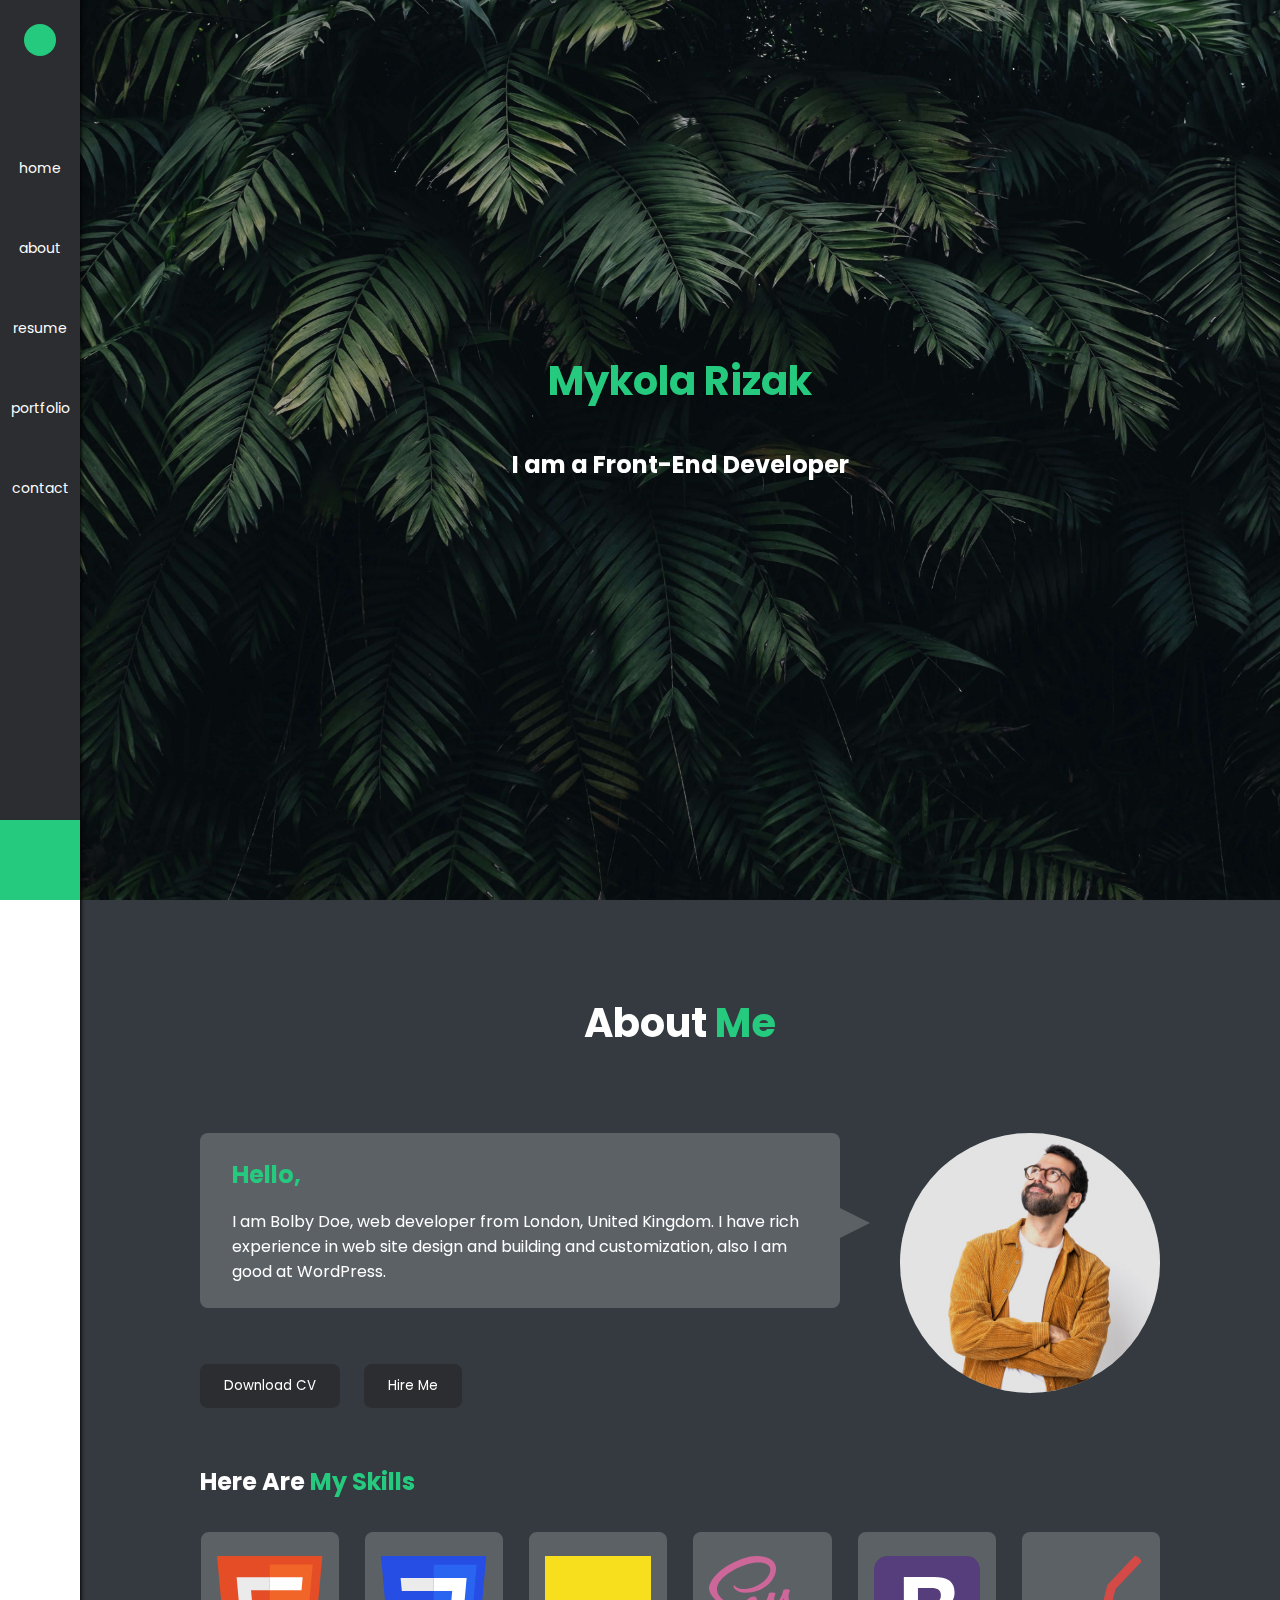
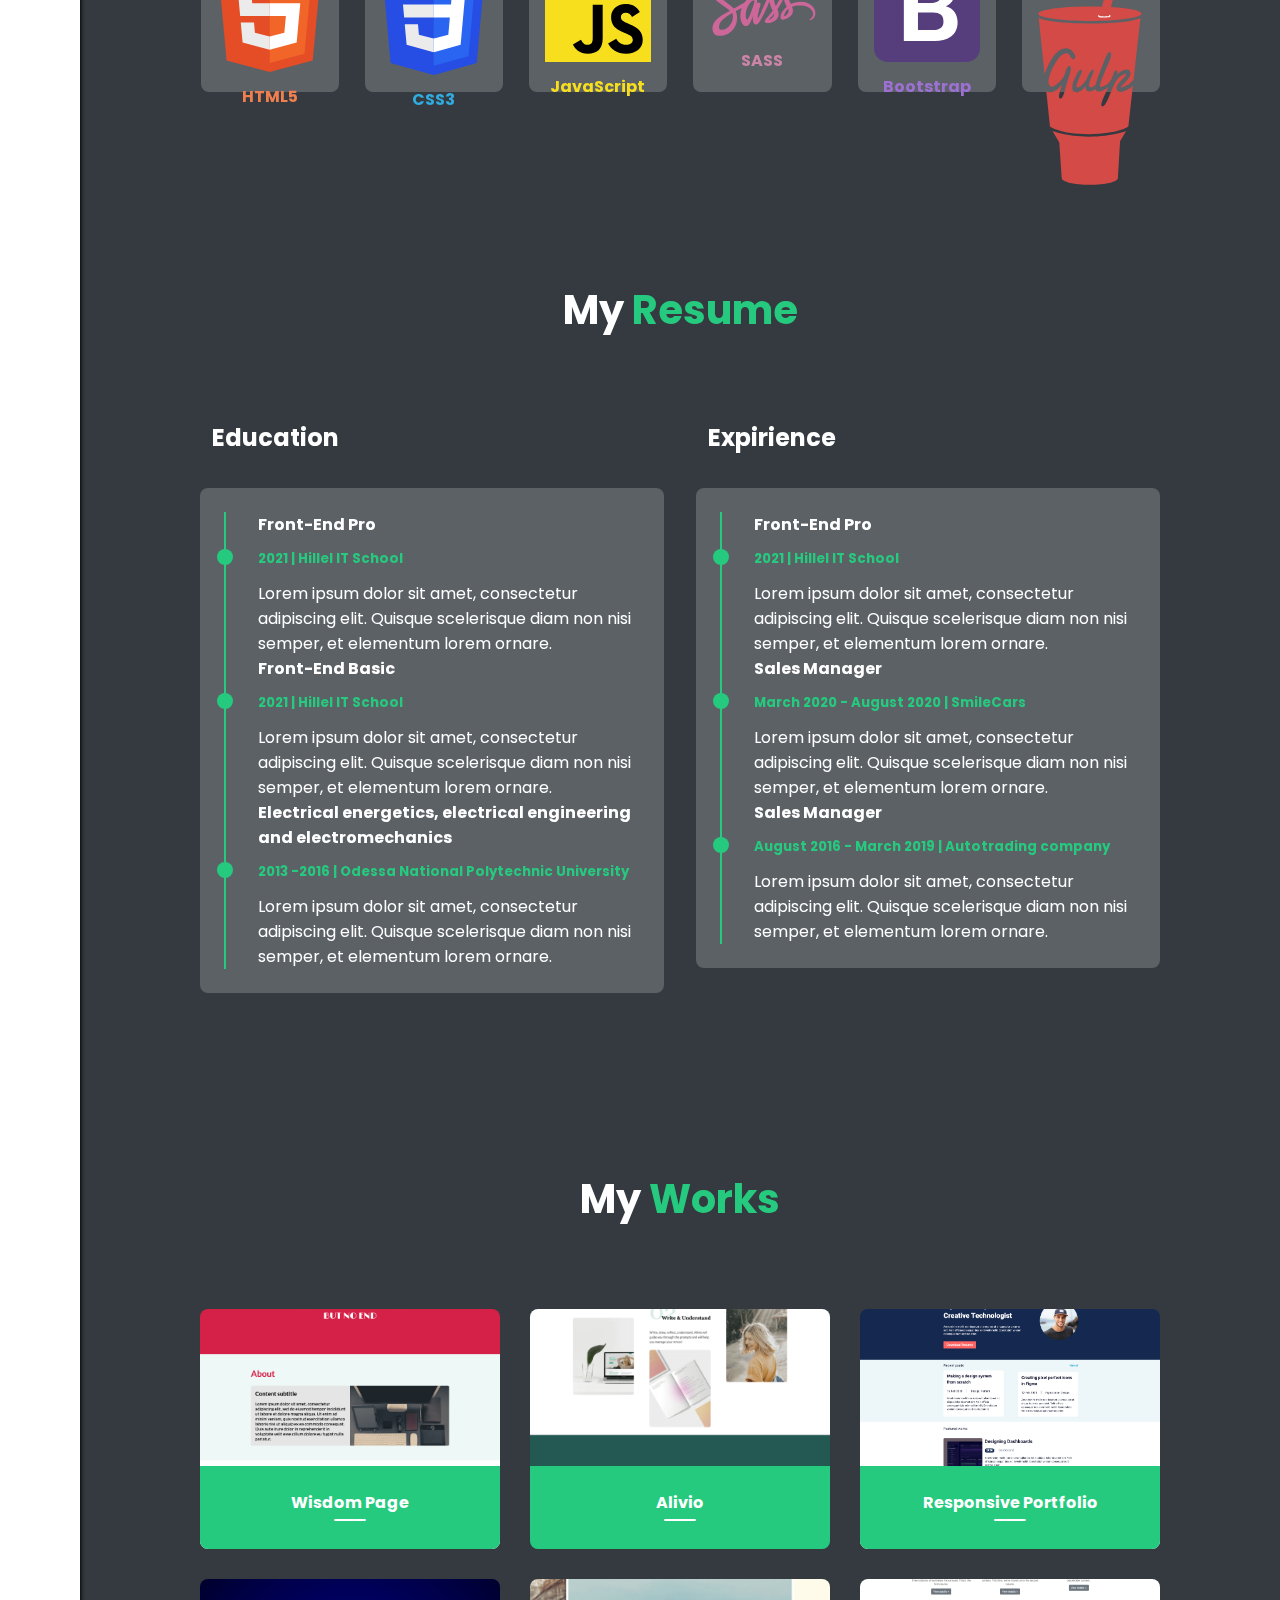
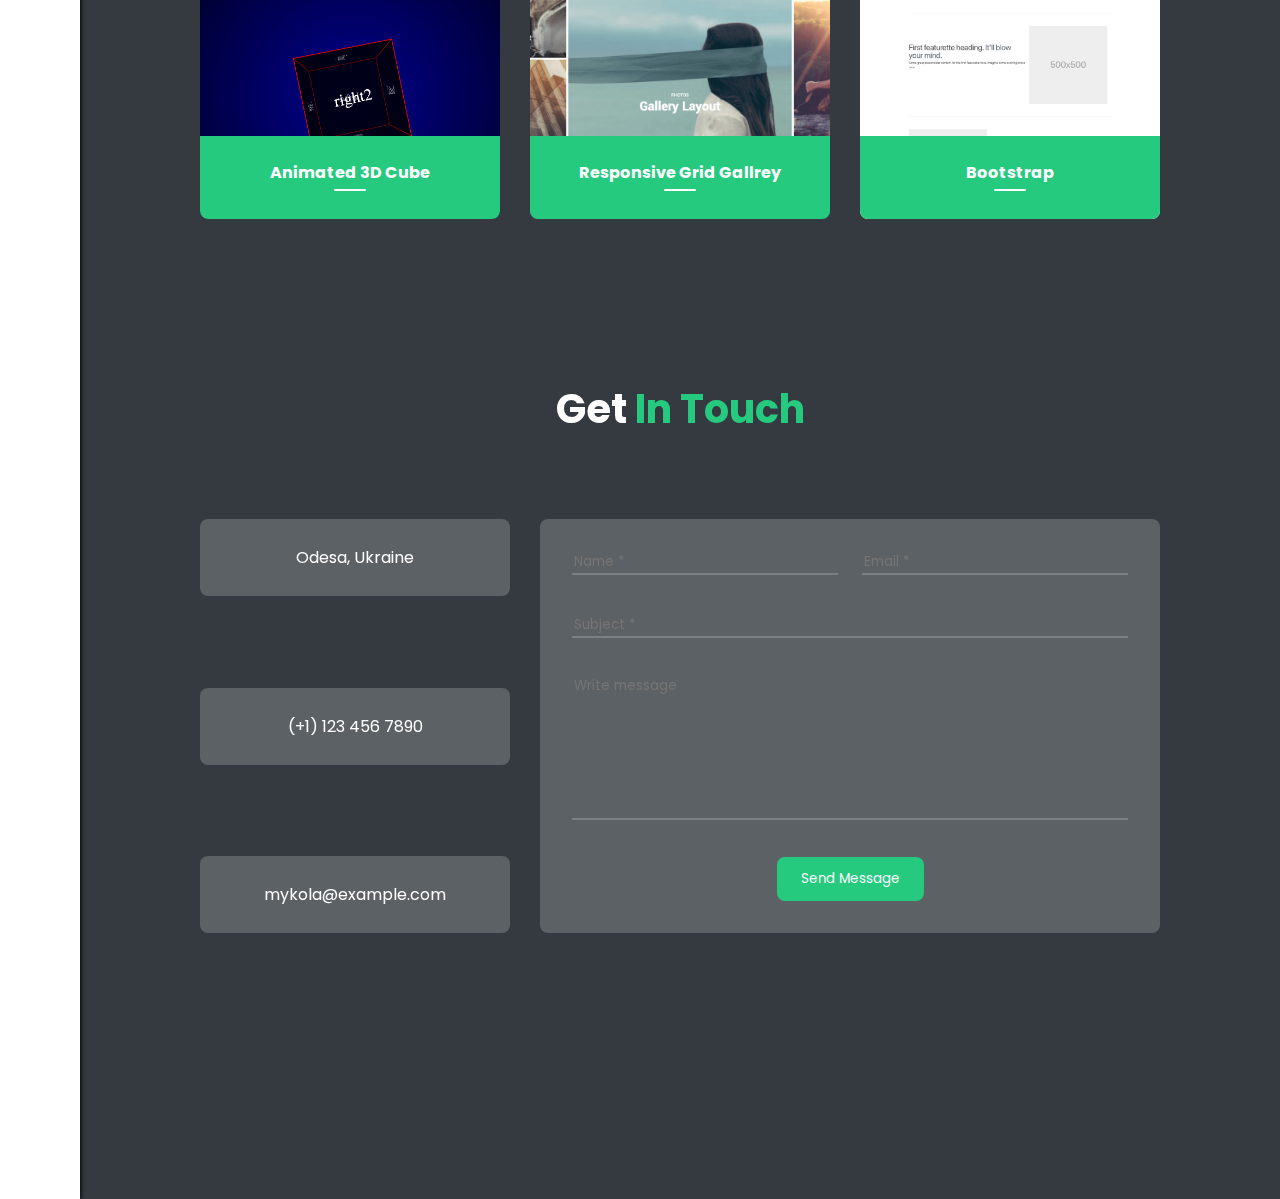
<file: index.html>
<!DOCTYPE html>
<html lang="en">
  <head>
    <meta charset="UTF-8" />
    <meta name="viewport" content="width=device-width, initial-scale=1.0" />
    <title>Rizak Portfolio</title>
    <link
      rel="stylesheet"
      href="https://cdnjs.cloudflare.com/ajax/libs/font-awesome/5.15.3/css/all.min.css"
      integrity="sha512-iBBXm8fW90+nuLcSKlbmrPcLa0OT92xO1BIsZ+ywDWZCvqsWgccV3gFoRBv0z+8dLJgyAHIhR35VZc2oM/gI1w=="
      crossorigin="anonymous"
      referrerpolicy="no-referrer"
    />
    <link rel="stylesheet" href="styles/style.css" />
  </head>
  <body>
    <div class="grid">
      <input type="checkbox" id="sidebar-trigger" />

      <!-- Sidebar Navigation -->

      <aside class="sidebar">
        <nav class="navbar">
          <a href="#" class="aside-logo"></a>
          <ul class="navbar-list">
            <li class="navbar-item">
              <a href="#hero" class="fas fa-home"><span>home</span></a>
            </li>
            <li class="navbar-item">
              <a href="#about" class="fas fa-user"><span>about</span></a>
            </li>
            <li class="navbar-item">
              <a href="#resume" class="fas fa-id-card"><span>resume</span></a>
            </li>
            <li class="navbar-item">
              <a href="#portfolio" class="fas fa-briefcase"><span>portfolio</span></a>
            </li>
            <li class="navbar-item">
              <a href="#contact" class="fas fa-envelope"><span>contact</span></a>
            </li>
          </ul>
          <a href="#" class="fas fa-chevron-up to-top"></a>
        </nav>

        <label class="fas fa-bars mobile-menu" for="sidebar-trigger"></label>
      </aside>

      <main>
        <!-- Hero Section -->

        <section id="hero" class="hero-section">
          <div class="container">
            <h1 class="main-title">Mykola Rizak</h1>
            <p class="my-post-title">
              <span>I</span>&nbsp;<span>a</span><span>m</span>&nbsp;<span>a</span>&nbsp;<span>F</span><span>r</span><span>o</span><span>n</span><span>t</span><span>-</span><span>E</span><span>n</span><span>d</span>&nbsp;<span>D</span><span>e</span><span>v</span><span>e</span><span>l</span><span>o</span><span>p</span><span>e</span><span>r</span>
            </p>
            <ul class="social-list">
              <li class="social-list-item">
                <a href="https://www.facebook.com/" class="fab fa-facebook-f" target="_blank"></a>
              </li>
              <li class="social-list-item">
                <a href="https://github.com/" class="fab fa-github" target="_blank"></a></li>
              <li class="social-list-item">
                <a href="https://www.linkedin.com/in/nikolay-rizak/" class="fab fa-linkedin-in" target="_blank"></a>
              </li>
            </ul>
          </div>
        </section>

        <!-- About Me Section -->

        <section id="about" class="about-section">
          <div class="container">
            <h2 class="section-title"><span>About</span>&nbsp;Me</h2>
            <div class="about-content">
              <div class="about-description">
                <p class="about-description-text">
                  <span>Hello,</span>
                  I am Bolby Doe, web developer from London, United Kingdom. I
                  have rich experience in web site design and building and
                  customization, also I am good at WordPress.
                </p>
                <ul>
                  <li>
                    <button class="about-section-button">Download CV</button>
                  </li>
                  <li>
                    <button class="about-section-button">Hire Me</button>
                  </li>
                </ul>
              </div>
              <div class="about-avatar">
                <img src="Pictures/user-pic.jpeg" alt="my-avatar" />
              </div>
            </div>
            <div class="about-skills">
              <h3 class="section-subtitle">Here Are <span>My Skills</span></h3>
              <ul class="about-skills-list">
                <li class="about-skills-item">
                  <a href="http://htmlbook.ru/html5" target=_blank>
                    <img
                      class="about-skills-img"
                      src="Pictures/skills-logo-html.svg"
                    />
                    <h4>HTML5</h4>
                  </a>
                </li>
                <li class="about-skills-item">
                  <a href="http://htmlbook.ru/css3" target=_blank>
                    <img
                      class="about-skills-img"
                      src="Pictures/skills-logo-css.svg"
                    />
                    <h4>CSS3</h4>
                  </a>
                </li>
                <li class="about-skills-item">
                  <a href="https://learn.javascript.ru/" target=_blank>
                    <img
                      class="about-skills-img"
                      src="Pictures/skills-logo-js.svg"
                    />
                    <h4>JavaScript</h4>
                  </a>
                </li>
                <li class="about-skills-item">
                  <a href="https://sass-scss.ru/guide/" target=_blank>
                    <img
                      class="about-skills-img"
                      src="Pictures/skills-logo-sass.svg"
                    />
                    <h4>SASS</h4>
                  </a>
                </li>
                <li class="about-skills-item">
                  <a href="https://getbootstrap.com/" target=_blank>
                    <img
                      class="about-skills-img"
                      src="Pictures/skills-logo-bootstrap.svg"
                    />
                    <h4>Bootstrap</h4>
                  </a>
                </li>
                <li class="about-skills-item">
                  <a href="https://gulpjs.com/" target=_blank>
                    <img
                      class="about-skills-img"
                      src="Pictures/skills-logo-gulp.svg"
                    />
                    <h4>Gulp</h4>
                  </a>
                </li>
              </ul>
            </div>
          </div>
        </section>

        <!-- Resume Section -->

        <section id="resume" class="resume-section">
          <div class="container">
            <h2 class="section-title"><span>My</span>&nbsp;Resume</h2>
            <div class="resume-content">
              <!-- education -->
              <div class="resume-education">
                <h3 class="section-subtitle">
                  <i class="fas fa-graduation-cap"></i>Education
                </h3>
                <ul class="resume-content-list">
                  <li class="resume-list-item">
                    <h4 class="resume-item-title">Front-End Pro</h4>
                    <h5 class="resume-item-subtitle">
                      <time>2021</time>
                      <span class="devider">|</span>
                      Hillel IT School
                    </h5>
                    <p class="resume-item-description">
                      Lorem ipsum dolor sit amet, consectetur adipiscing elit.
                      Quisque scelerisque diam non nisi semper, et elementum
                      lorem ornare.
                    </p>
                  </li>
                  <li class="resume-list-item">
                    <h4 class="resume-item-title">Front-End Basic</h4>
                    <h5 class="resume-item-subtitle">
                      <time>2021</time>
                      <span class="devider">|</span>
                      Hillel IT School
                    </h5>
                    <p class="resume-item-description">
                      Lorem ipsum dolor sit amet, consectetur adipiscing elit.
                      Quisque scelerisque diam non nisi semper, et elementum
                      lorem ornare.
                    </p>
                  </li>
                  <li class="resume-list-item">
                    <h4 class="resume-item-title">
                      Electrical energetics, electrical engineering and
                      electromechanics
                    </h4>
                    <h5 class="resume-item-subtitle">
                      <time>2013 -2016</time>
                      <span class="devider">|</span>
                      Odessa National Polytechnic University
                    </h5>
                    <p class="resume-item-description">
                      Lorem ipsum dolor sit amet, consectetur adipiscing elit.
                      Quisque scelerisque diam non nisi semper, et elementum
                      lorem ornare.
                    </p>
                  </li>
                </ul>
              </div>
              <!-- expirience -->
              <div class="resume-expirience">
                <h3 class="section-subtitle">
                  <i class="fas fa-pen"></i></i>Expirience
                </h3>
                <ul class="resume-content-list">
                  <li class="resume-list-item">
                    <h4 class="resume-item-title">Front-End Pro</h4>
                    <h5 class="resume-item-subtitle">
                      <time>2021</time>
                      <span class="devider">|</span>
                      Hillel IT School
                    </h5>
                    <p class="resume-item-description">
                      Lorem ipsum dolor sit amet, consectetur adipiscing elit.
                      Quisque scelerisque diam non nisi semper, et elementum
                      lorem ornare.
                    </p>
                  </li>
                  <li class="resume-list-item">
                    <h4 class="resume-item-title">Sales Manager</h4>
                    <h5 class="resume-item-subtitle">
                      <time>March 2020 - August 2020</time>
                      <span class="devider">|</span>
                      SmileCars
                    </h5>
                    <p class="resume-item-description">
                      Lorem ipsum dolor sit amet, consectetur adipiscing elit.
                      Quisque scelerisque diam non nisi semper, et elementum
                      lorem ornare.
                    </p>
                  </li>

                  <li class="resume-list-item">
                    <h4 class="resume-item-title">Sales Manager</h4>
                    <h5 class="resume-item-subtitle">
                      <time>August 2016 - March 2019</time>
                      <span class="devider">|</span>
                      Autotrading company
                    </h5>
                    <p class="resume-item-description">
                      Lorem ipsum dolor sit amet, consectetur adipiscing elit.
                      Quisque scelerisque diam non nisi semper, et elementum
                      lorem ornare.
                    </p>
                  </li>
                </ul>
              </div>
            </div>
          </div>
        </section>

        <!-- Works section -->

        <section id="portfolio" class="works-section">
          <div class="container">
            <h2 class="section-title"><span>My</span>&nbsp;Works</h2>
            <ul class="works-list">
              <li class="works-list-item">
                <a href="Works/wisdom page/wisdom-page.html" target="_blank">
                  <img src="Pictures/Wisdom-page.png" alt="">
                  <div class="works-item-info">
                    <h3 class="works-item-title">Wisdom Page</h3>
                  </div>
                </a>

              </li>
              <li class="works-list-item">
                <a href="Works/Alivio/Alivio.html" target="_blank">
                  <img src="Pictures/Alivio.png" alt="">
                  <div class="works-item-info">
                    <h3 class="works-item-title">Alivio</h3>
                  </div >
                </a>

              </li>
              <li class="works-list-item">
                <a href="Works/adaptive/responsive.html" target="_blank">
                  <img src="Pictures/Responsive-portfolio.png" alt="">
                  <div class="works-item-info">
                    <h3 class="works-item-title">Responsive Portfolio</h3>
                  </div>
                </a>

              </li>
              <li class="works-list-item">
                <a href="Works/transitions, animations/t&a.html" target="_blank">
                  <img src="Pictures/animated-3d-cube.png" alt="">
                  <div class="works-item-info">
                    <h3 class="works-item-title">Animated 3D Cube</h3>
                  </div>
                </a>

              </li>
              <li class="works-list-item">
                <a href="Works/grid/grid.html" target="_blank">
                  <img src="Pictures/responsive-gallery.png" alt="">
                  <div class="works-item-info">
                    <h3 class="works-item-title">Responsive Grid Gallrey</h3>
                  </div>
                </a>

              </li>
              <li class="works-list-item">
                <a href="Works/bootstrap/botstrap.html" target="_blank">
                  <img src="Pictures/bootstrap.png" alt="">
                  <div class="works-item-info">
                    <h3 class="works-item-title">Bootstrap</h3>
                  </div>
                </a>
              </li>
            </ul>
          </div>
        </section>

        <!-- Contacts section -->

       <section id="contact" class="contacts-section">
         <div class="container">
           <h2 class="section-title"> <span>Get</span>&nbsp;In Touch</h2>
           <div class="contacts-block">
             <ul class="contacts-list">
              <li class="contacts-list-item">
                <a href="https://goo.gl/maps/R2Z8jdXTo1Fj1Hfp8" target="_blank">
                  <i class="fas fa-map-marker-alt"></i>
                  <p>Odesa, Ukraine</p>
                </a>
              </li>
              <li class="contacts-list-item">
                <a href="#">
                  <i class="fas fa-phone-alt"></i>
                  <p>(+1) 123 456 7890</p>
                </a>
              </li>
              <li class="contacts-list-item">
                <a href="#">
                  <i class="fas fa-paper-plane"></i>
                  <p>mykola@example.com</p>
                </a>
              </li>
             </ul>
             <form action="" class="contacts-form">
                <div class="contacts-from-row">
                  <input type="text" name="name" placeholder="Name *" class="contacts-form-field" required>
                  <input type="email" name="email" placeholder="Email *" class="contacts-form-field" required>
                </div>
                <div>
                <input type="text" name="subject" placeholder="Subject *" class="contacts-form-field" required>
                </div>
                <div>
                  <textarea name="message" id="" rows="7" placeholder="Write message" class="contacts-form-field"></textarea>
                </div>
                <footer class="contacts-form-actions">
                  <button class="actions-btn">Send Message</button>
                </footer>
             </form>
           </div>
         </div>
       </section>

      </main>
    </div>
  </body>
</html>
</file>
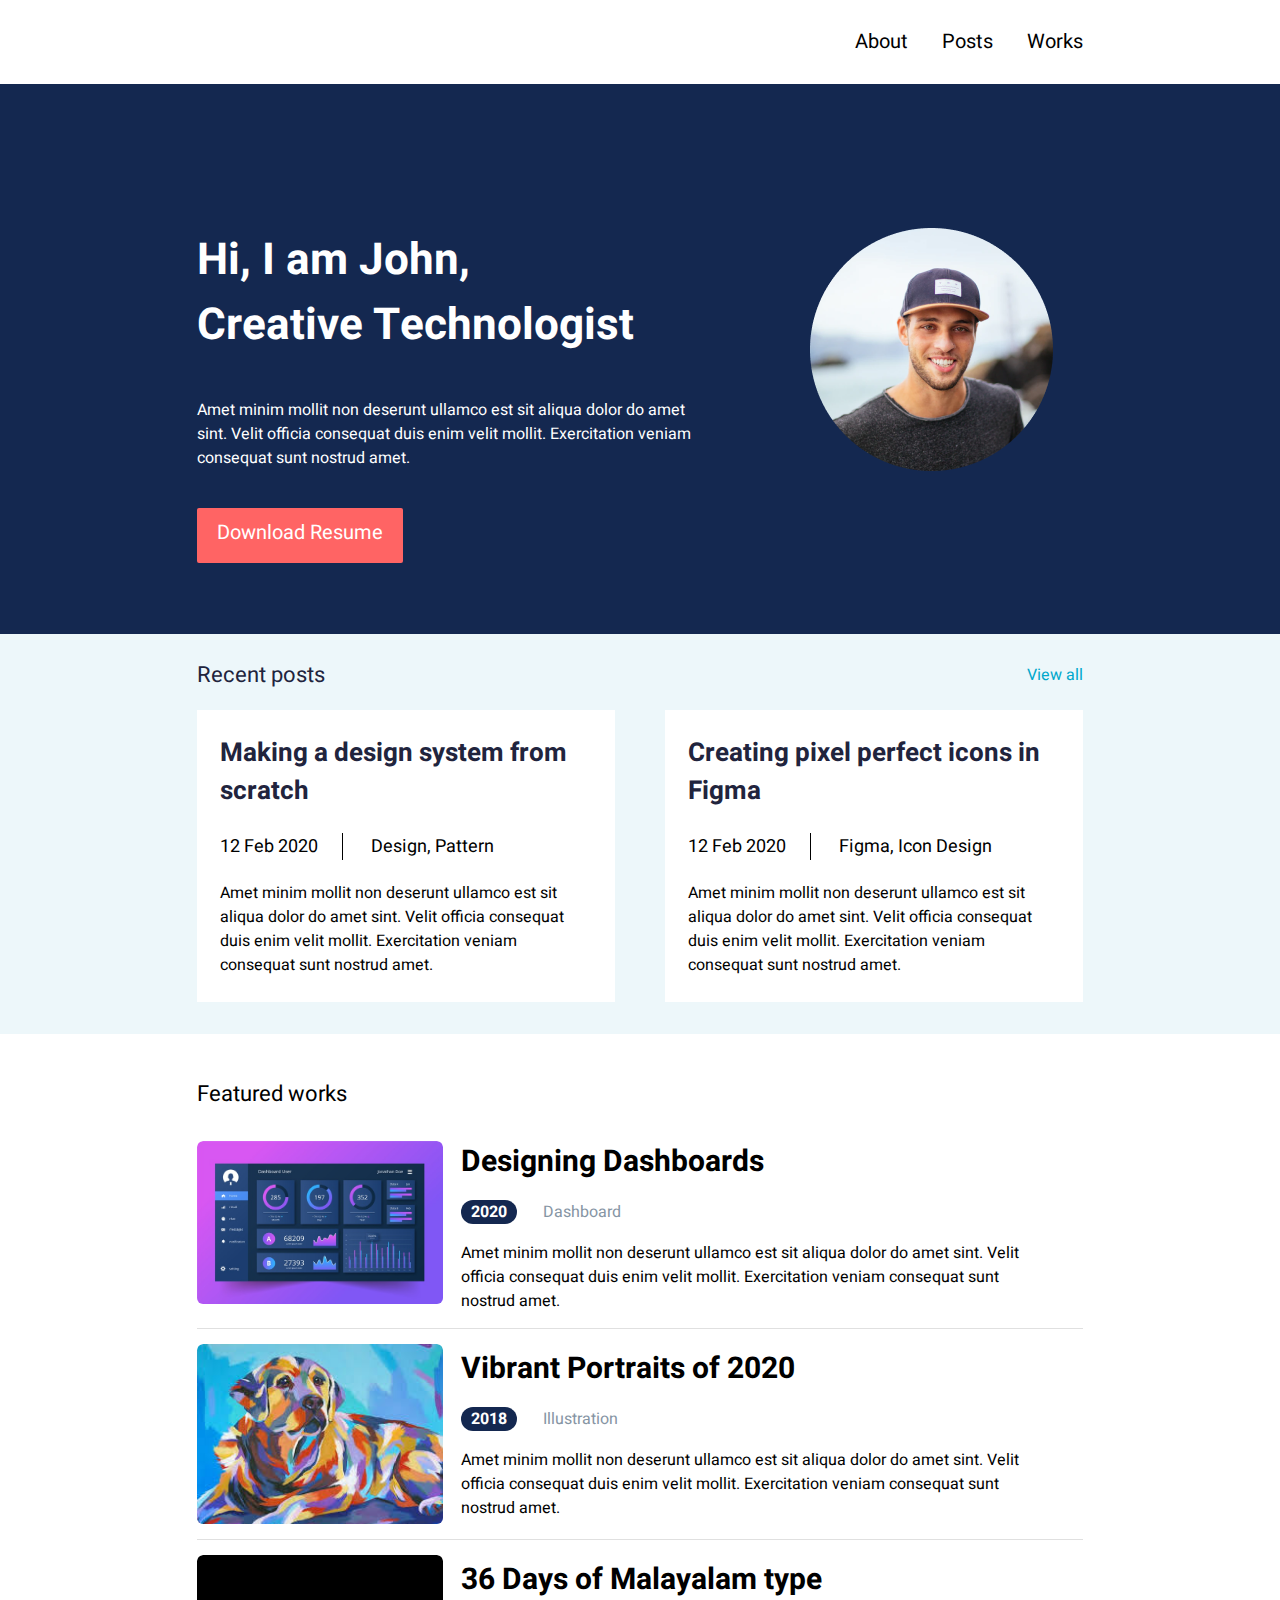
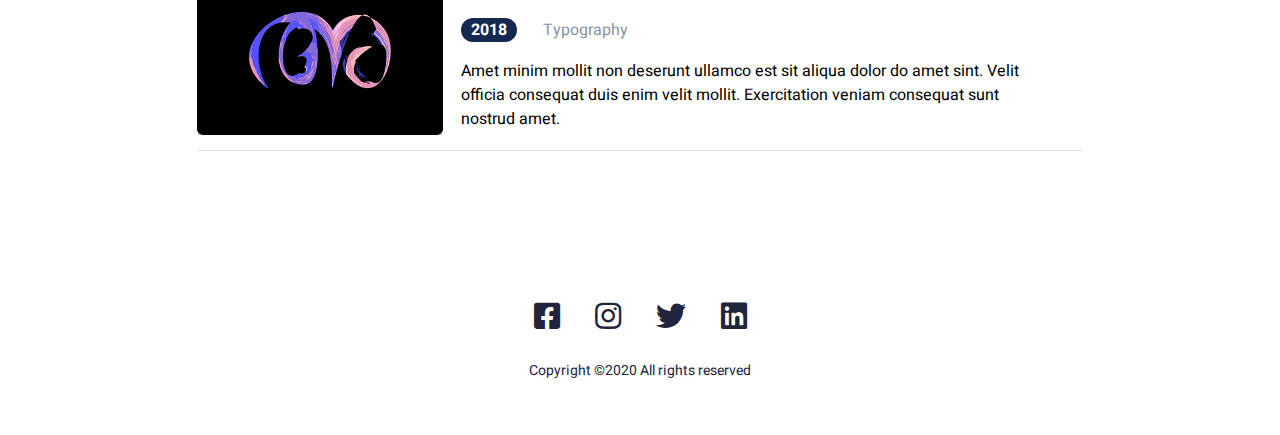
<file: Works/adaptive/responsive.html>
<!DOCTYPE html>
<html lang="en">
  <head>
    <meta charset="UTF-8" />
    <meta name="viewport" content="width=device-width, initial-scale=1.0" />
    <title>Document</title>
    <link
      rel="stylesheet"
      href="https://cdnjs.cloudflare.com/ajax/libs/font-awesome/5.15.3/css/all.min.css"
      referrerpolicy="no-referrer"
    />
    <link
      href="https://fonts.googleapis.com/css2?family=Heebo:wght@400;700&display=swap"
      rel="stylesheet"
    />
    <link rel="stylesheet" href="styles/style.css" />
  </head>
  <body>
    <!-- Header -->

    <header class="header">
      <div class="container">
        <nav class="navigation">
          <ul class="nav-list">
            <li class="nav-item"><a href="#hero">About</a></li>
            <li class="nav-item"><a href="#posts">Posts</a></li>
            <li class="nav-item"><a href="#works">Works</a></li>
            <li class="nav-item-mobile">
              <a href="#" class="fas fa-bars"></a>

              <!-- Пытаюсь сделать выпадающее меню, пока ничего не выходит) -->
              <!-- <ul class="submenu">
                <li><a href="#hero">About</a></li>
                <li><a href="#posts">Posts</a></li>
                <li><a href="#works">Works</a></li>
              </ul> -->
            </li>
          </ul>
        </nav>
      </div>
    </header>

    <!-- Hero Section -->

    <section id="hero" class="hero">
      <div class="container">
        <div>
          <h2 class="hero-slogan">
            Hi, I am John,<br />
            Creative Technologist
          </h2>
          <p class="hero-text">
            Amet minim mollit non deserunt ullamco est sit aliqua dolor do amet
            sint. Velit officia consequat duis enim velit mollit. Exercitation
            veniam consequat sunt nostrud amet.
          </p>
          <button class="primary-btn">Download Resume</button>
        </div>
        <div class="hero-pic">
          <img src="Pictures/userpic.png" alt="hero-face" />
        </div>
      </div>
    </section>

    <!-- Post cards -->

    <section id="posts" class="posts">
      <div class="container">
        <div class="posts-header">
          <h2 class="posts-name">Recent posts</h2>
          <a class="posts-link" href="#">View all</a>
        </div>
        <div class="post-cards">
          <div class="post-card">
            <h3 class="post-card-title">Making a design system from scratch</h3>
            <time datetime="2020-02-12" class="post-card-date"
              >12 Feb 2020</time
            >
            <h4 class="post-card-subtitle">Design, Pattern</h4>
            <p class="post-card-text">
              Amet minim mollit non deserunt ullamco est sit aliqua dolor do
              amet sint. Velit officia consequat duis enim velit mollit.
              Exercitation veniam consequat sunt nostrud amet.
            </p>
          </div>

          <div class="post-card">
            <h3 class="post-card-title">
              Creating pixel perfect icons in Figma
            </h3>
            <time datetime="2020-02-12" class="post-card-date"
              >12 Feb 2020</time
            >
            <h4 class="post-card-subtitle">Figma, Icon Design</h4>
            <p class="post-card-text">
              Amet minim mollit non deserunt ullamco est sit aliqua dolor do
              amet sint. Velit officia consequat duis enim velit mollit.
              Exercitation veniam consequat sunt nostrud amet.
            </p>
          </div>
        </div>
      </div>
    </section>

    <!-- Featured works -->

    <section id="works" class="works">
      <div class="container">
        <div class="works-header"><h2>Featured works</h2></div>
        <ul class="works-list">
          <li class="works-list-item">
            <div class="works-li-img">
              <img src="Pictures/dashboard.jpeg" alt="dashboard" />
            </div>
            <div class="works-li-descr">
              <h3 class="works-li-title">Designing Dashboards</h3>
              <time class="works-li-pubdate">2020</time>
              <span class="works-li-caption">Dashboard</span>
              <p class="works-li-text">
                Amet minim mollit non deserunt ullamco est sit aliqua dolor do
                amet sint. Velit officia consequat duis enim velit mollit.
                Exercitation veniam consequat sunt nostrud amet.
              </p>
            </div>
          </li>

          <li class="works-list-item">
            <div class="works-li-img">
              <img src="Pictures/portrait.jpeg" alt="portrait" />
            </div>
            <div class="works-li-descr">
              <h3 class="works-li-title">Vibrant Portraits of 2020</h3>
              <time class="works-li-pubdate">2018</time>
              <span class="works-li-caption">Illustration</span>
              <p class="works-li-text">
                Amet minim mollit non deserunt ullamco est sit aliqua dolor do
                amet sint. Velit officia consequat duis enim velit mollit.
                Exercitation veniam consequat sunt nostrud amet.
              </p>
            </div>
          </li>

          <li class="works-list-item">
            <div class="works-li-img">
              <img src="Pictures/malayam.png" alt="malayalam" />
            </div>
            <div class="works-li-descr">
              <h3 class="works-li-title">36 Days of Malayalam type</h3>
              <time class="works-li-pubdate">2018</time>
              <span class="works-li-caption">Typography</span>
              <p class="works-li-text">
                Amet minim mollit non deserunt ullamco est sit aliqua dolor do
                amet sint. Velit officia consequat duis enim velit mollit.
                Exercitation veniam consequat sunt nostrud amet.
              </p>
            </div>
          </li>
        </ul>
      </div>
    </section>

    <!-- Footer -->

    <footer class="footer">
      <div class="container">
        <ul class="footer-list">
          <li class="footer-list-item">
            <a
              class="fab fa-facebook-square"
              href="https://www.facebook.com/"
              target="_blank"
            >
            </a>
          </li>

          <li class="footer-list-item">
            <a
              class="fab fa-instagram"
              href="https://www.instagram.com/"
              target="_blank"
            ></a>
          </li>

          <li class="footer-list-item">
            <a
              class="fab fa-twitter"
              href="https://twitter.com/"
              target="_blank"
            ></a>
          </li>

          <li class="footer-list-item">
            <a
              class="fab fa-linkedin"
              href="https://www.linkedin.com/"
              target="_blank"
            ></a>
          </li>
        </ul>
        <p>Copyright &copy;2020 All rights reserved</p>
      </div>
    </footer>

    <!-- To top button -->
    <a href="#" class="fas fa-angle-double-up topbutton"></a>
    <!--  -->
  </body>
</html>
</file>
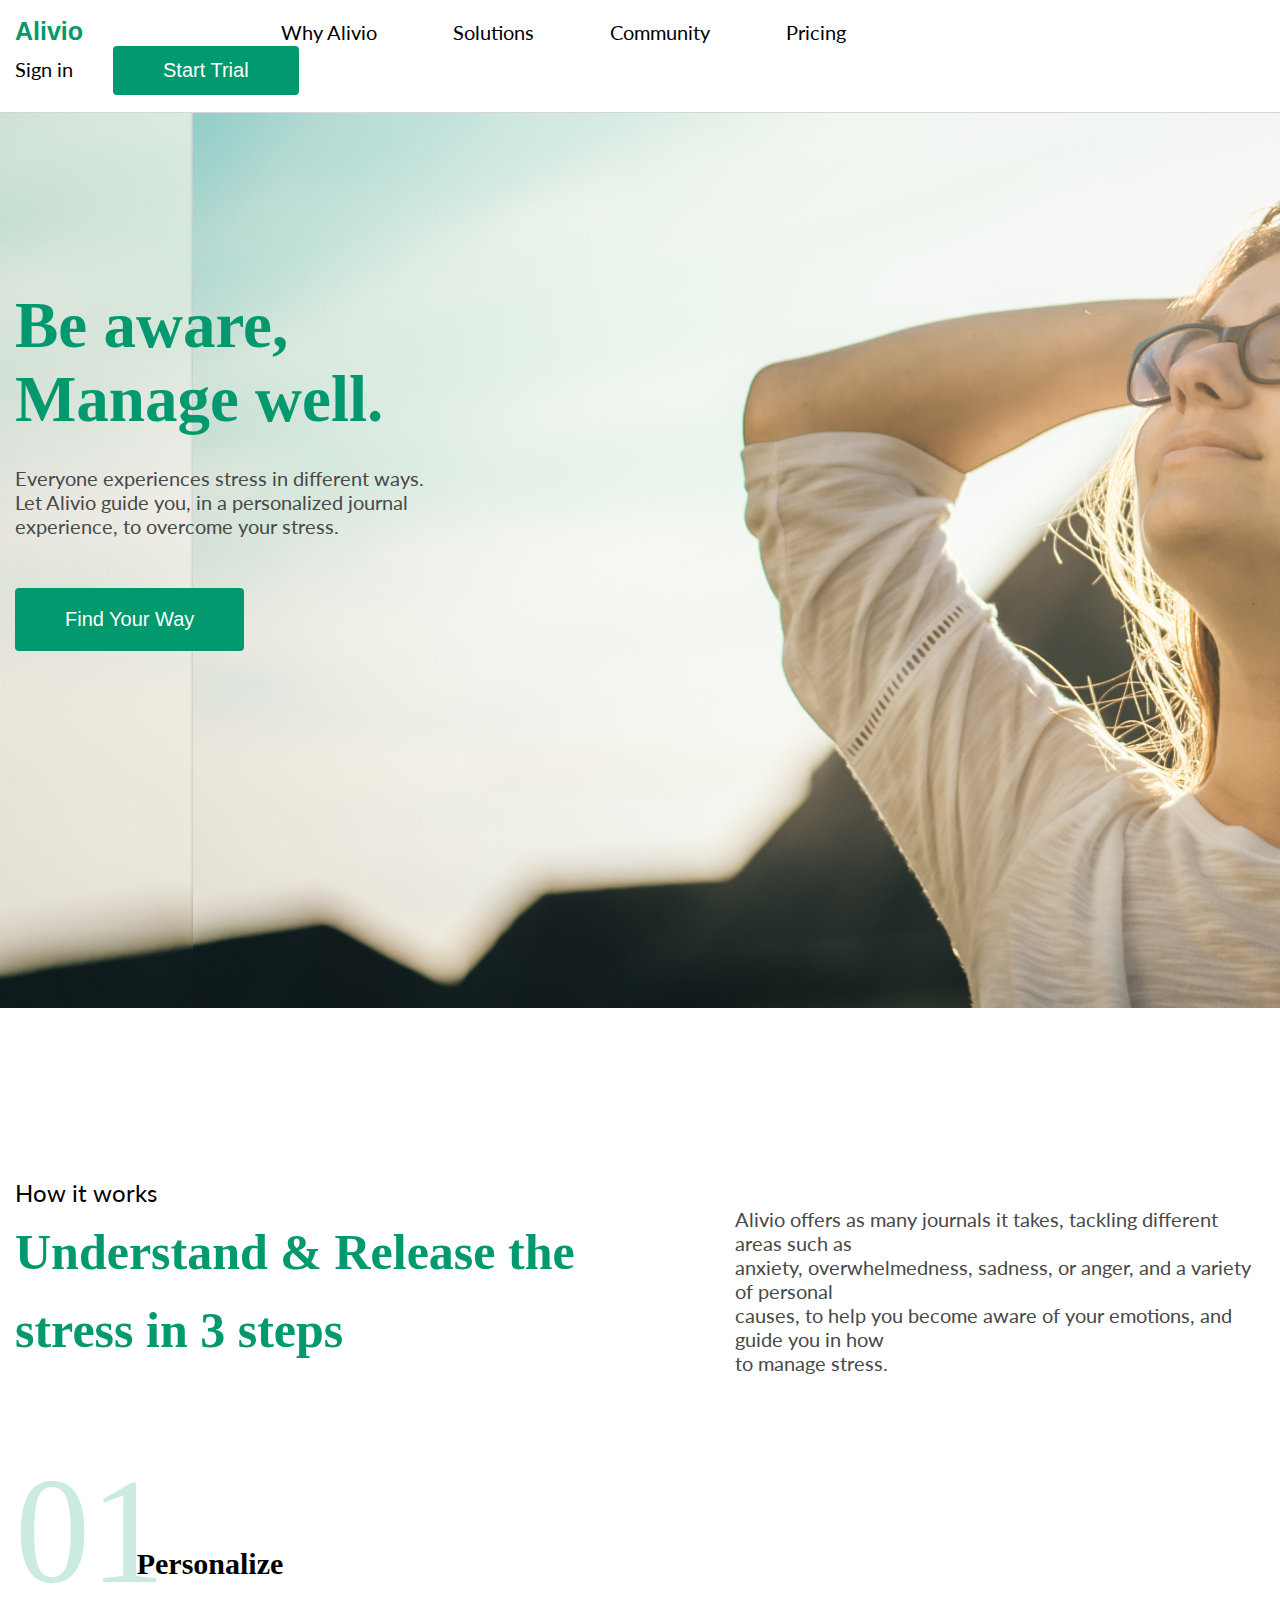
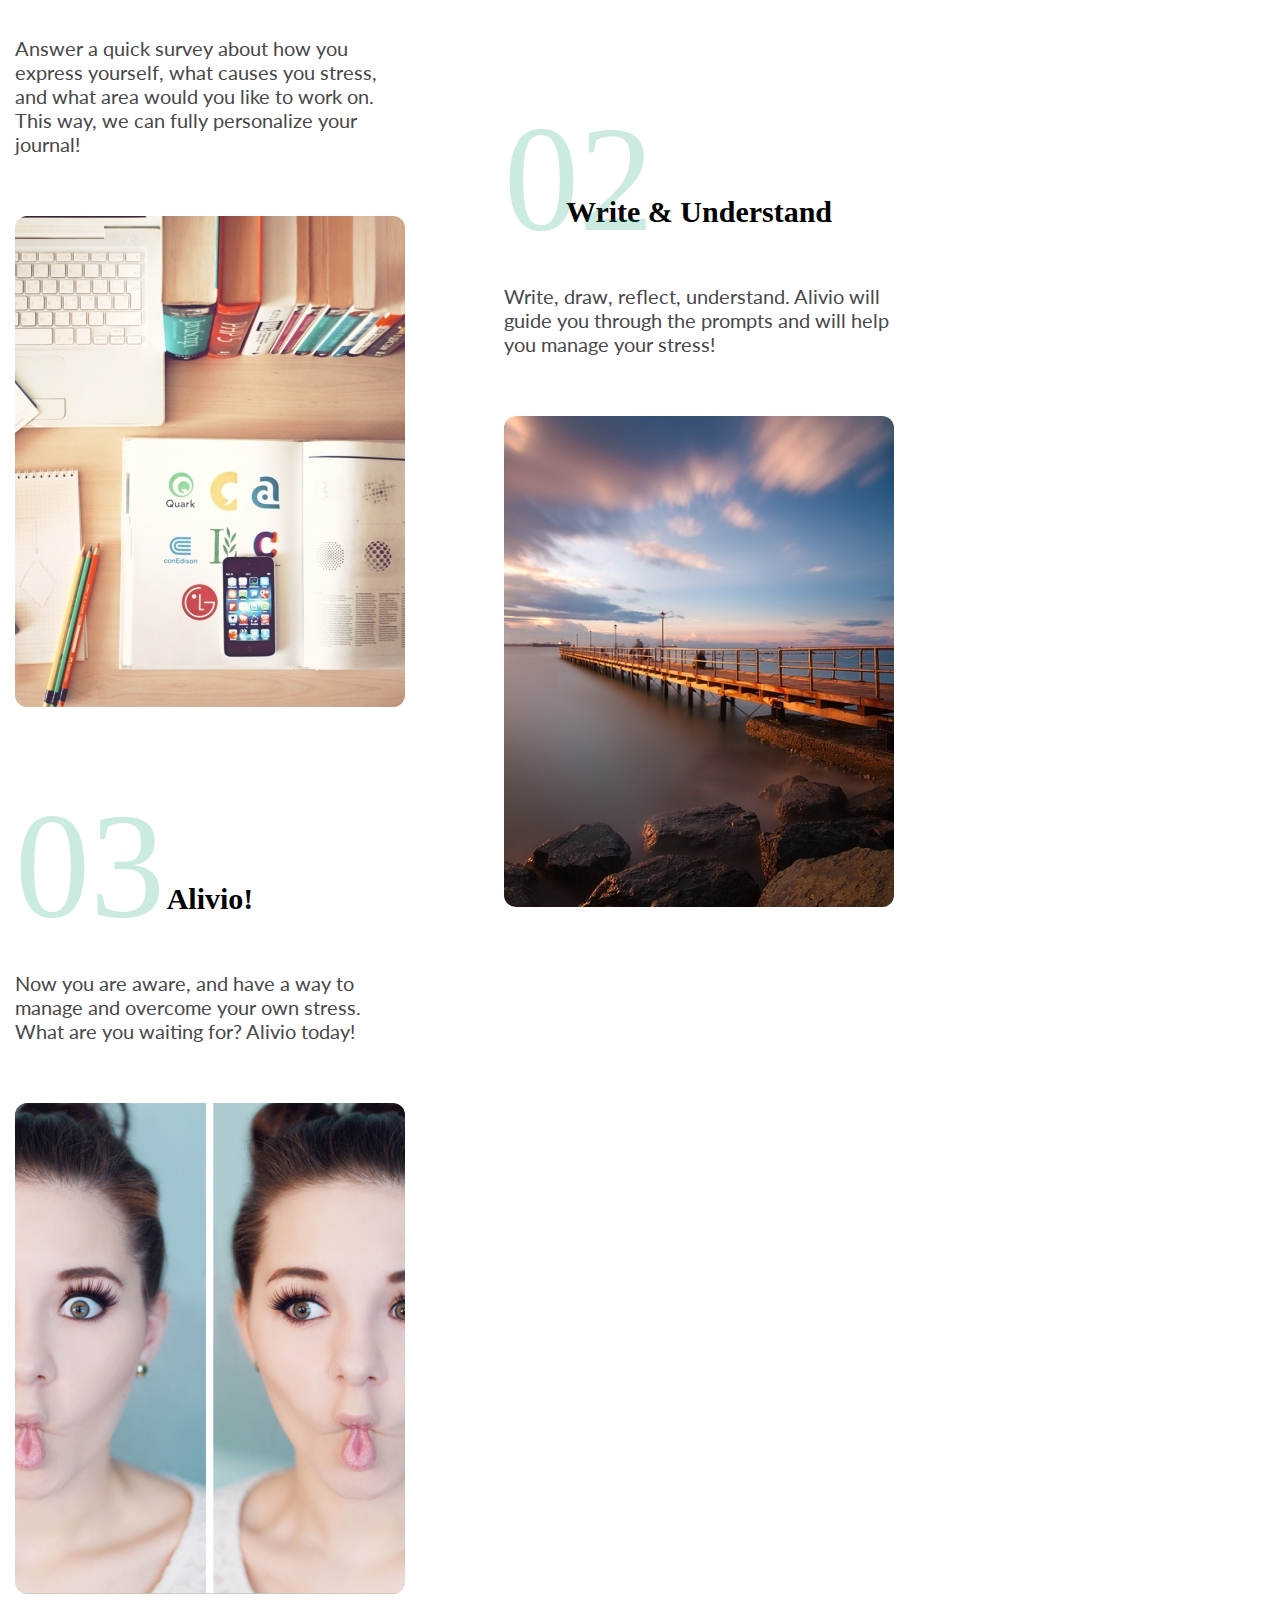
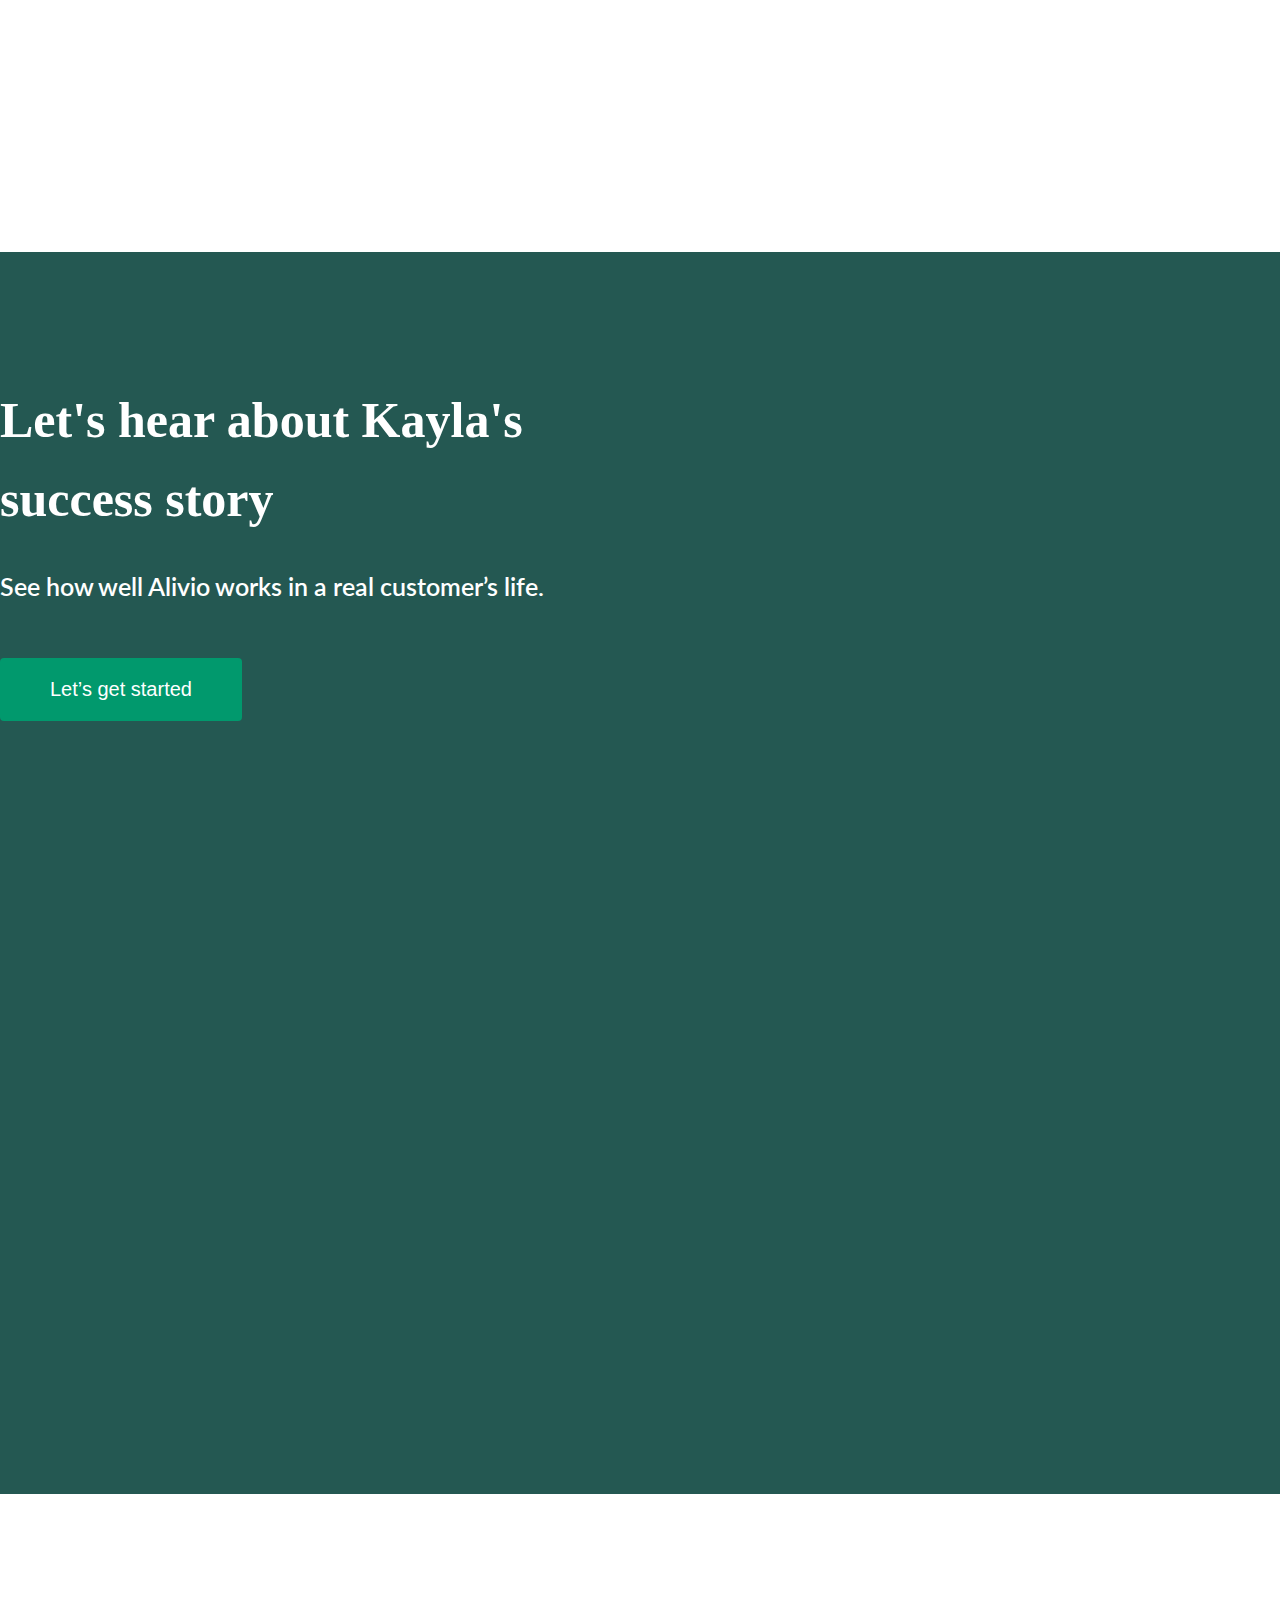
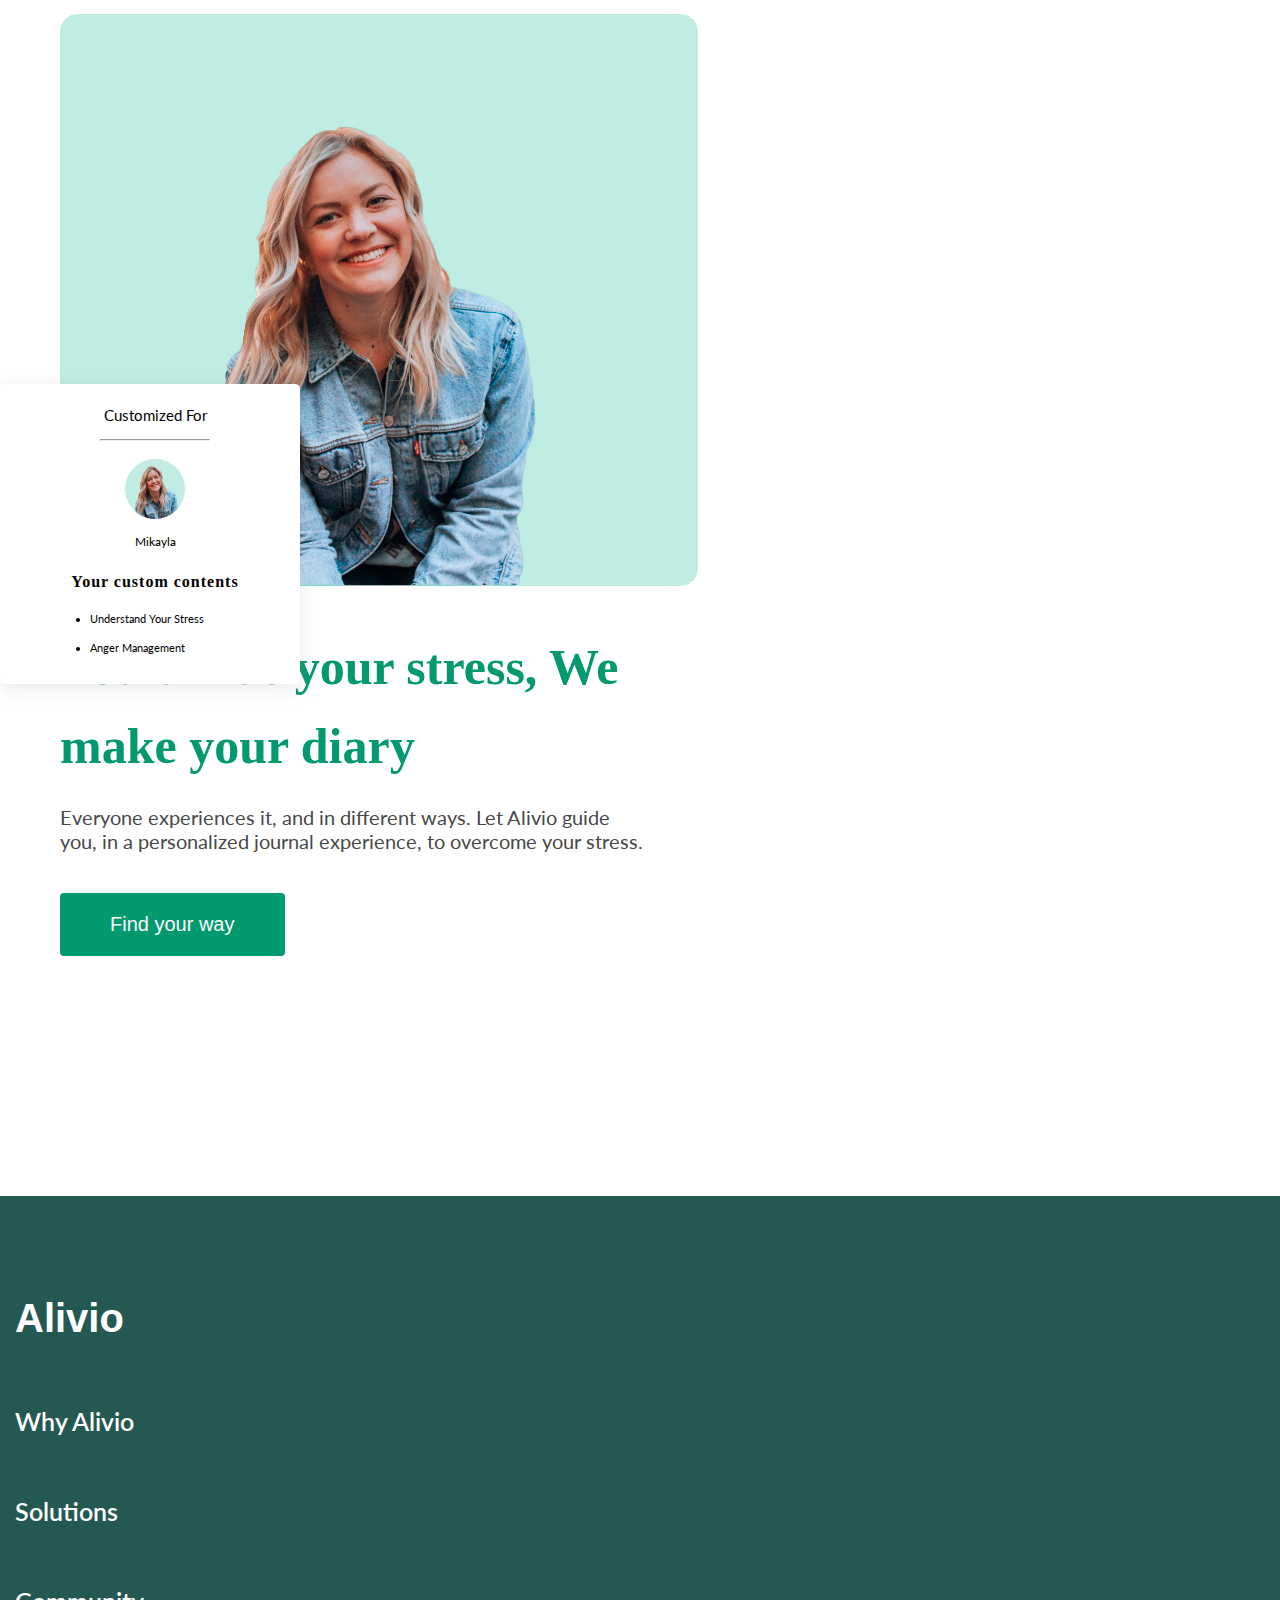
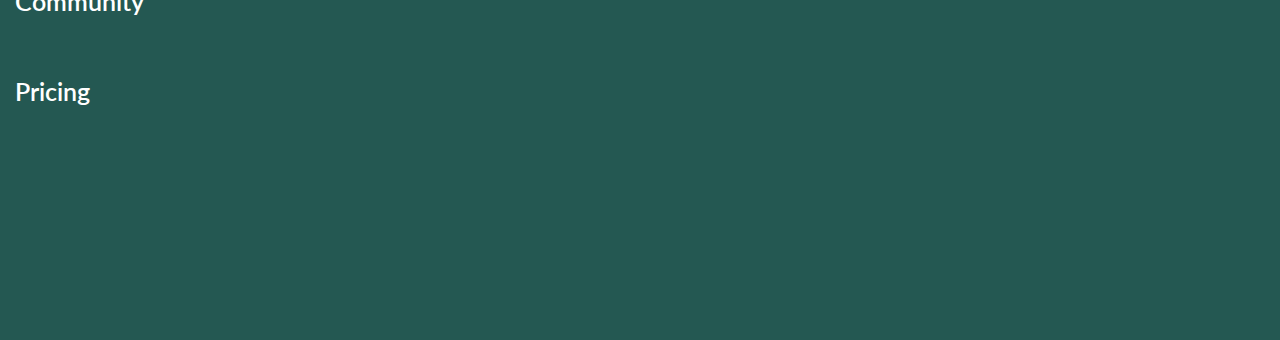
<file: Works/Alivio/Alivio.html>
<!DOCTYPE html>
<html lang="en">
  <head>
    <meta charset="UTF-8" />
    <meta name="viewport" content="width=device-width, initial-scale=1.0" />
    <title>hw5-rizak</title>

    <link
      href="https://fonts.googleapis.com/css2?family=Lato&display=swap"
      rel="stylesheet"
    />

    <link rel="stylesheet" href="styles/style.css" />
  </head>
  <body>
    <!-- Header  -->
    <header class="header">
      <div class="container">
        <a href="#" class="nav-logo">Alivio</a>
        <nav class="nav-list">
          <a href="#" class="nav-item">Why Alivio</a>
          <a href="#" class="nav-item">Solutions</a>
          <a href="#" class="nav-item">Community</a>
          <a href="#" class="nav-item">Pricing</a>
        </nav>
        <div class="nav-buttons">
          <a href="#">Sign in</a>
          <button class="button-primary">Start Trial</button>
        </div>
      </div>
    </header>
    <main>
      <!-- Hero section  -->
      <section class="hero">
        <div class="container">
          <div class="hero-content">
            <h2 class="slogan">Be aware, Manage well.</h2>
            <p>
              Everyone experiences stress in different ways.<br />
              Let Alivio guide you, in a personalized journal experience, to
              overcome your stress.
            </p>
            <button class="button-primary">Find Your Way</button>
          </div>
        </div>
      </section>

      <!-- Content Section  -->

      <section class="description">
        <div class="container">
          <h2>How it works</h2>
          <div class="description-text">
            <h2 class="slogan">Understand & Release the stress in 3 steps</h2>
            <p>
              Alivio offers as many journals it takes, tackling different areas
              such as <br />
              anxiety, overwhelmedness, sadness, or anger, and a variety of
              personal <br />
              causes, to help you become aware of your emotions, and guide you
              in how <br />
              to manage stress.
            </p>
          </div>

          <ol class="description-list">
            <li class="description-list-item">
              <span>01</span>
              <h3>Personalize</h3>
              <p>
                Answer a quick survey about how you express yourself, what
                causes you stress, and what area would you like to work on. This
                way, we can fully personalize your journal!
              </p>
              <img src="Images/books.jpg" alt="books" />
            </li>

            <li class="description-list-item">
              <span>02</span>
              <h3>Write & Understand</h3>
              <p>
                Write, draw, reflect, understand. Alivio will guide you through
                the prompts and will help you manage your stress!
              </p>
              <img src="Images/bridge.jpg" alt="bridge" />
            </li>

            <li class="description-list-item">
              <span>03</span>
              <h3>Alivio!</h3>
              <p>
                Now you are aware, and have a way to manage and overcome your
                own stress. What are you waiting for? Alivio today!
              </p>
              <img src="Images/face.png" alt="face" />
            </li>
          </ol>
        </div>
      </section>

      <!-- Success story section  -->

      <section class="success">
        <div class="container">
          <div class="success-text">
            <h2 class="slogan">Let's hear about Kayla's success story</h2>
            <p>See how well Alivio works in a real customer’s life.</p>
            <button class="button-primary">Let’s get started</button>
          </div>
          <iframe
            class="success-video"
            src="https://www.youtube.com/embed/axxDaV2d0LM"
            title="YouTube video player"
            allow="accelerometer; autoplay; clipboard-write; encrypted-media; gyroscope; picture-in-picture"
            allowfullscreen
          ></iframe>
        </div>
      </section>

      <!-- About product -->

      <section class="product">
        <div class="container">
          <div class="product-images">
            <img
              src="Images/product-image.jpg"
              alt="girl"
              class="product-img"
            />
            <div class="product-card">
              <h2>Customized For</h2>
              <hr />
              <img src="Images/product-card.jpg" alt="avatar" />
              <span>Mikayla</span>
              <h3>Your custom contents</h3>
              <ul>
                <li>Understand Your Stress</li>
                <li>Anger Management</li>
              </ul>
            </div>
          </div>
          <div class="product-content">
            <span>Our product</span>
            <h2 class="slogan">You tell us your stress, We make your diary</h2>
            <p>
              Everyone experiences it, and in different ways. Let Alivio guide
              you, in a personalized journal experience, to overcome your
              stress.
            </p>
            <button class="button-primary">Find your way</button>
          </div>
        </div>
      </section>

      <!-- Footer  -->

      <footer class="footer">
        <div class="container">
          <h2><a href="#" class="nav-logo">Alivio</a></span>
          <ul class="footer-list">
            <li class="footer-item"><a href="#">Why Alivio</a></li>
            <li class="footer-item"><a href="#">Solutions</a></li>
            <li class="footer-item"><a href="#">Community</a></li>
            <li class="footer-item"><a href="#">Pricing</a></li>
          </ul>
        </div>
      </footer>
    </main>
  </body>
</html>
</file>
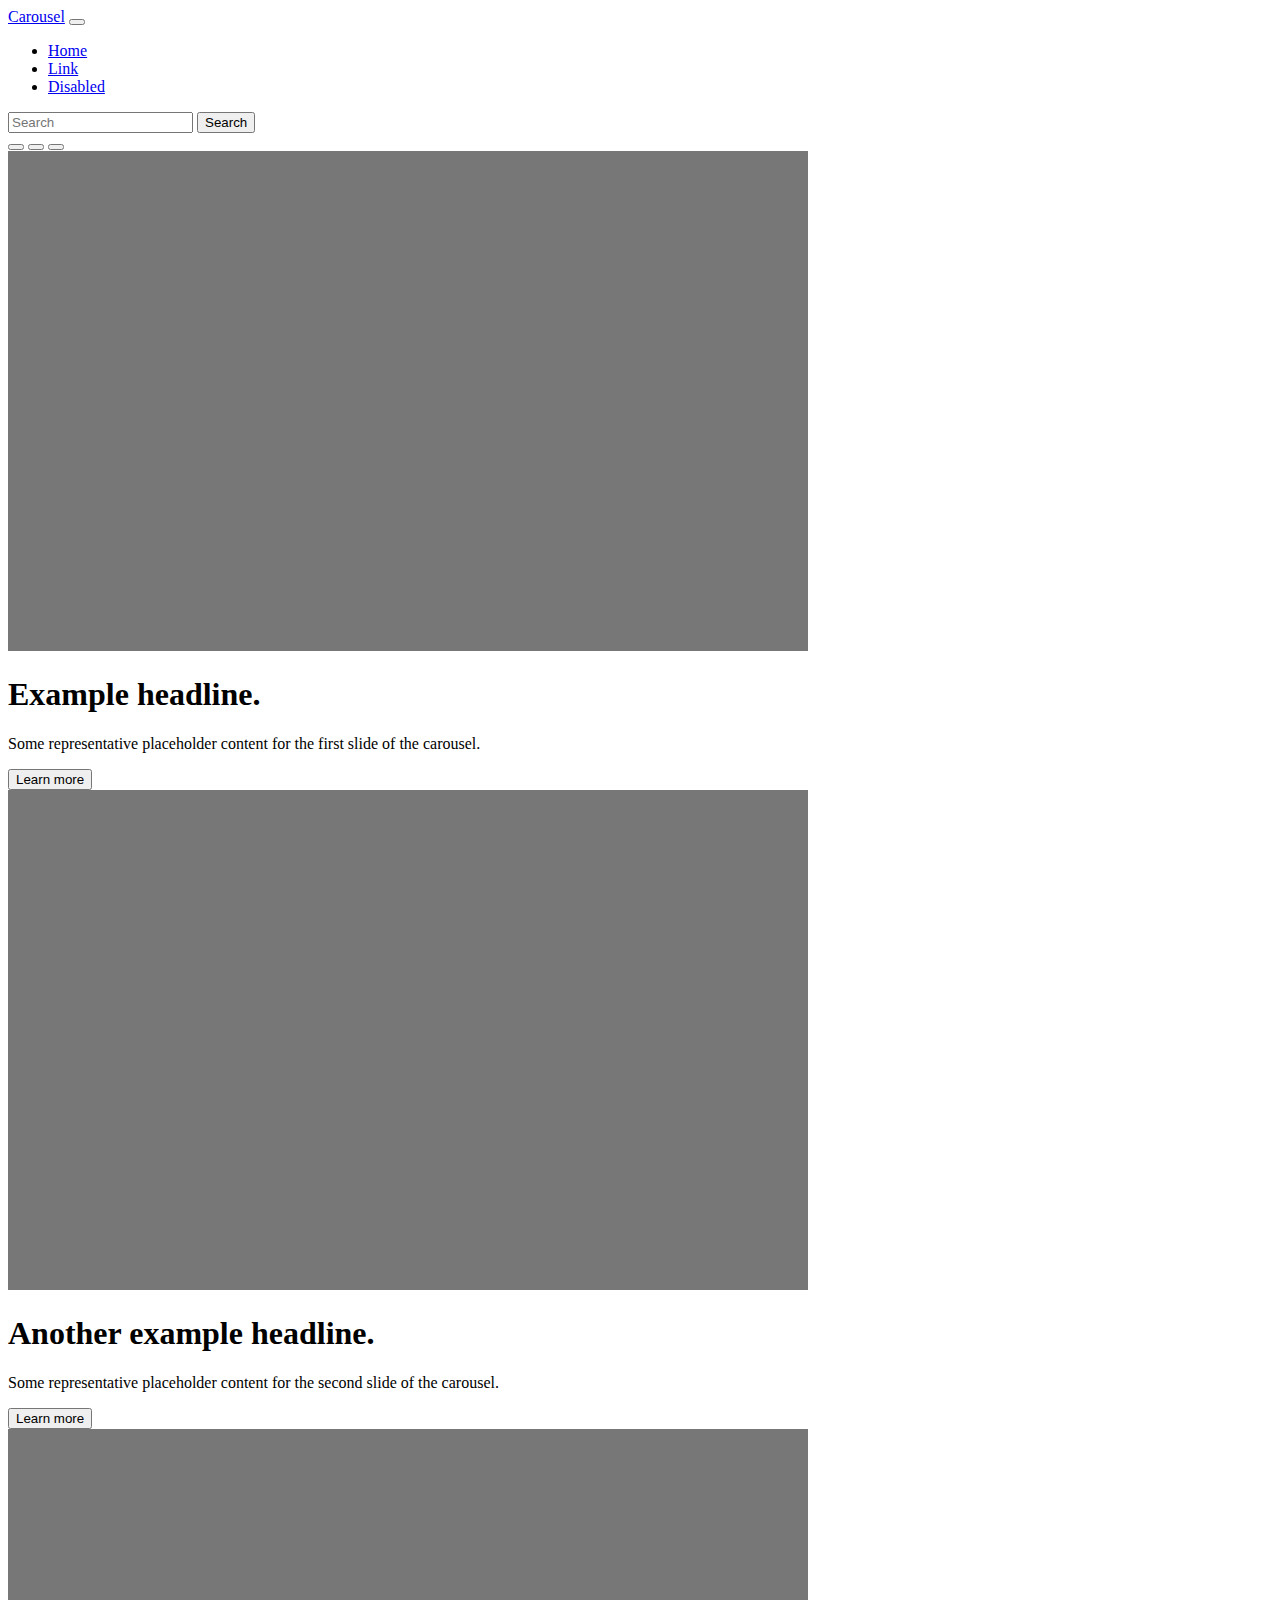
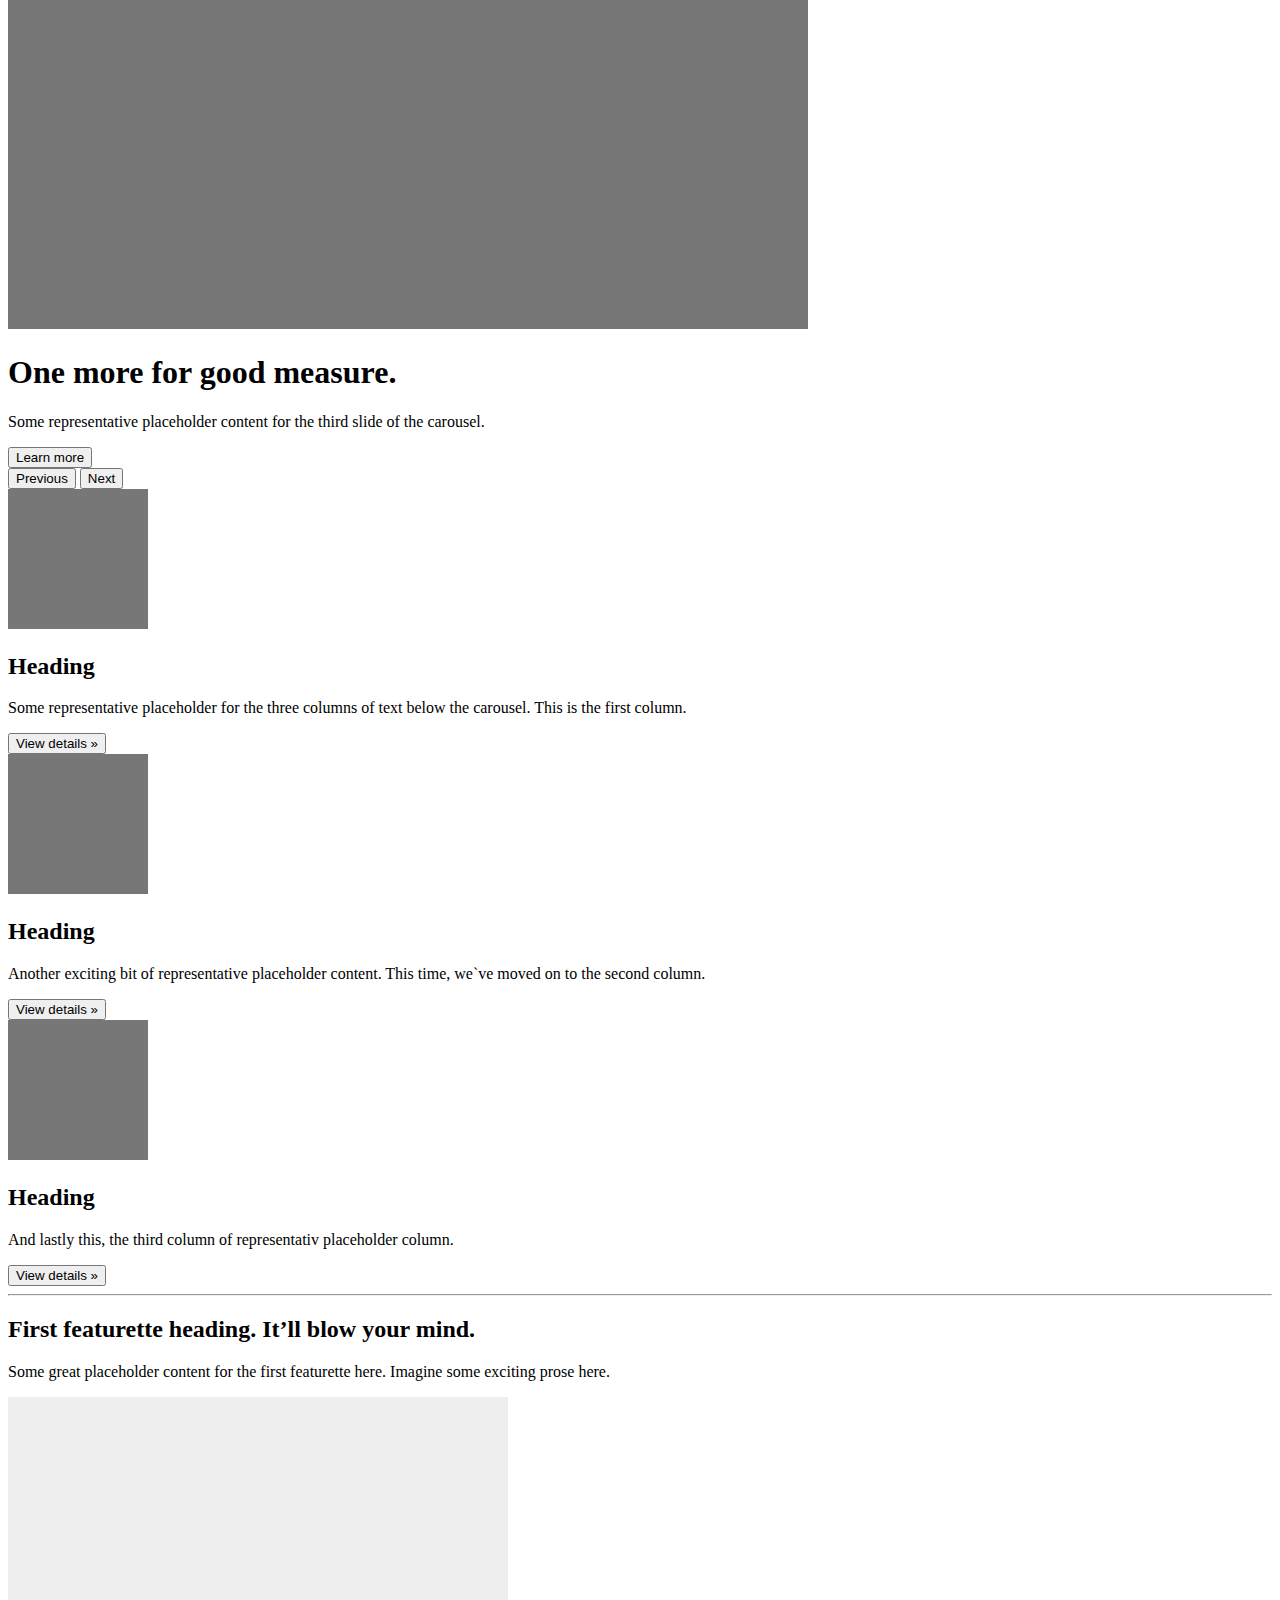
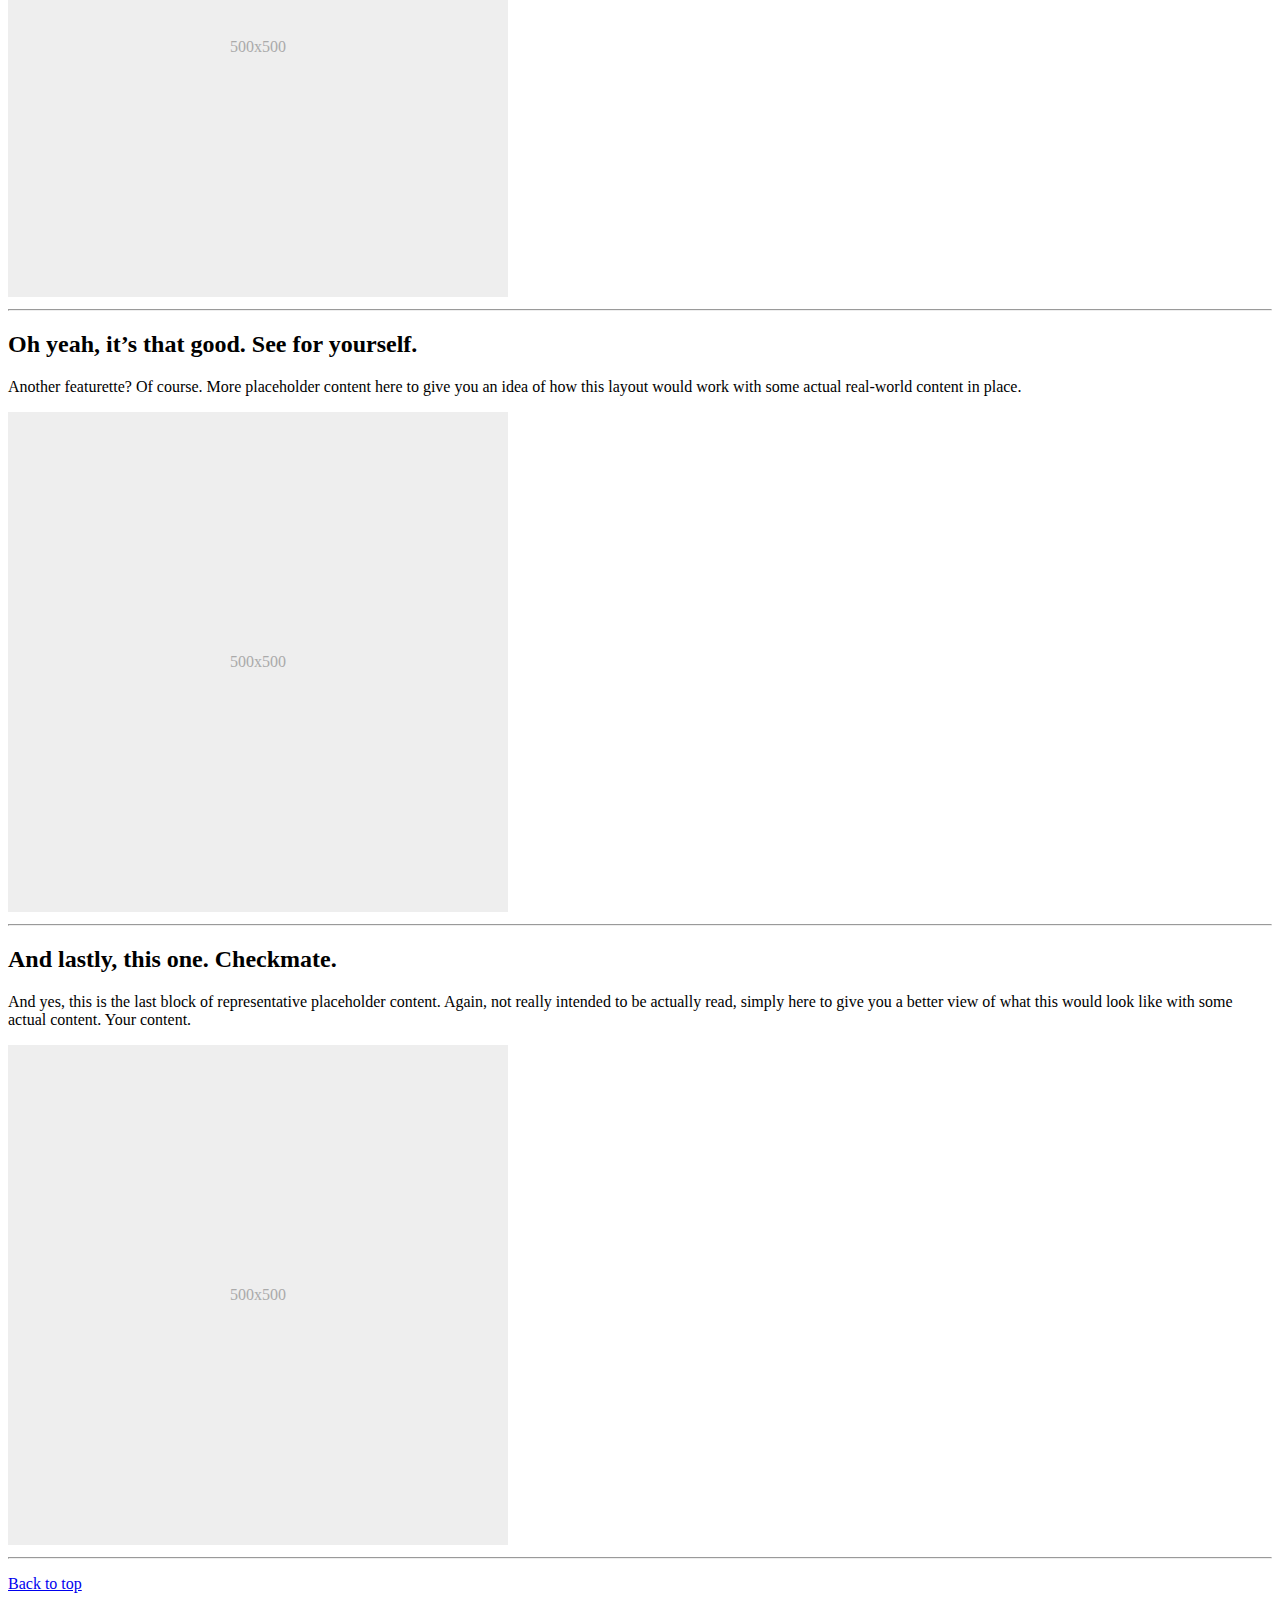
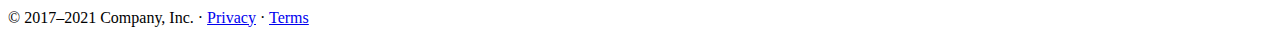
<file: Works/bootstrap/botstrap.html>
<!DOCTYPE html>
<html lang="en">
  <head>
    <meta charset="UTF-8" />
    <meta name="viewport" content="width=device-width, initial-scale=1.0" />
    <link
      href="https://cdn.jsdelivr.net/npm/bootstrap@5.0.1/dist/css/bootstrap.min.css"
      rel="stylesheet"
      integrity="sha384-+0n0xVW2eSR5OomGNYDnhzAbDsOXxcvSN1TPprVMTNDbiYZCxYbOOl7+AMvyTG2x"
      crossorigin="anonymous"
    />
    <title>bootstrap</title>
  </head>
  <body>
    <!-- Navigation -->
    <header class="sticky-top">
      <nav class="navbar navbar-expand-lg navbar-dark bg-dark">
        <div class="container-fluid">
          <a class="navbar-brand" href="#">Carousel</a>
          <button
            class="navbar-toggler"
            type="button"
            data-bs-toggle="collapse"
            data-bs-target="#navbarSupportedContent"
            aria-controls="navbarSupportedContent"
            aria-expanded="false"
            aria-label="Toggle navigation"
          >
            <span class="navbar-toggler-icon"></span>
          </button>
          <div class="collapse navbar-collapse" id="navbarSupportedContent">
            <ul class="navbar-nav me-auto mb-2 mb-lg-0">
              <li class="nav-item">
                <a class="nav-link active" aria-current="page" href="#">Home</a>
              </li>
              <li class="nav-item">
                <a class="nav-link" href="#">Link</a>
              </li>

              <li class="nav-item">
                <a
                  class="nav-link disabled"
                  href="#"
                  tabindex="-1"
                  aria-disabled="true"
                  >Disabled</a
                >
              </li>
            </ul>
            <form class="d-flex">
              <input
                class="form-control me-2"
                type="search"
                placeholder="Search"
                aria-label="Search"
              />
              <button class="btn btn-outline-success" type="submit">
                Search
              </button>
            </form>
          </div>
        </div>
      </nav>
    </header>
    <main>
      <!-- Carousel section -->
      <div
        id="carouselExampleCaptions"
        class="carousel slide mb-5"
        data-bs-ride="carousel"
      >
        <div class="carousel-indicators">
          <button
            type="button"
            data-bs-target="#carouselExampleCaptions"
            data-bs-slide-to="0"
            class="active"
            aria-current="true"
            aria-label="Slide 1"
          ></button>
          <button
            type="button"
            data-bs-target="#carouselExampleCaptions"
            data-bs-slide-to="1"
            aria-label="Slide 2"
          ></button>
          <button
            type="button"
            data-bs-target="#carouselExampleCaptions"
            data-bs-slide-to="2"
            aria-label="Slide 3"
          ></button>
        </div>
        <div class="carousel-inner">
          <div class="carousel-item active">
            <svg
              class="bd-placeholder-img bd-placeholder-img-lg d-block w-100"
              width="800"
              height="500"
              xmlns="http://www.w3.org/2000/svg"
              role="img"
              aria-label="Placeholder: First slide"
              preserveAspectRatio="xMidYMid slice"
              focusable="false"
            >
              <title>Placeholder</title>
              <rect width="100%" height="100%" fill="#777"></rect>
            </svg>
            <div class="carousel-caption  my-5 text-start">
              <h1>Example headline.</h1>
              <p>
                Some representative placeholder content for the first slide of the carousel.
              </p>
              <button type="button" class="btn btn-primary">Learn more</button>
            </div>
          </div>
          <div class="carousel-item">
            <svg
              class="bd-placeholder-img bd-placeholder-img-lg d-block w-100"
              width="800"
              height="500"
              xmlns="http://www.w3.org/2000/svg"
              role="img"
              aria-label="Placeholder: First slide"
              preserveAspectRatio="xMidYMid slice"
              focusable="false"
            >
              <title>Placeholder</title>
              <rect width="100%" height="100%" fill="#777"></rect>
            </svg>
            <div class="carousel-caption  my-5 ">
              <h1>Another example headline.</h1>
              <p>
                Some representative placeholder content for the second slide of the carousel.
              </p>
              <button type="button" class="btn btn-primary">Learn more</button>
            </div>
          </div>
          <div class="carousel-item">
            <svg
              class="bd-placeholder-img bd-placeholder-img-lg d-block w-100"
              width="800"
              height="500"
              xmlns="http://www.w3.org/2000/svg"
              role="img"
              aria-label="Placeholder: First slide"
              preserveAspectRatio="xMidYMid slice"
              focusable="false"
            >
              <title>Placeholder</title>
              <rect width="100%" height="100%" fill="#777"></rect>
            </svg>
            <div class="carousel-caption  my-5 text-end">
              <h1>One more for good measure.</h5>
              <p>
                Some representative placeholder content for the third slide of the carousel.
              </p>
              <button type="button" class="btn btn-primary">Learn more</button>
            </div>
          </div>
        </div>
        <button
          class="carousel-control-prev"
          type="button"
          data-bs-target="#carouselExampleCaptions"
          data-bs-slide="prev"
        >
          <span class="carousel-control-prev-icon" aria-hidden="true"></span>
          <span class="visually-hidden">Previous</span>
        </button>
        <button
          class="carousel-control-next"
          type="button"
          data-bs-target="#carouselExampleCaptions"
          data-bs-slide="next"
        >
          <span class="carousel-control-next-icon" aria-hidden="true"></span>
          <span class="visually-hidden">Next</span>
        </button>
      </div>

      <!-- Cards section -->

      <section class="container">
        <div class="row ">
          <div class="col-lg-4 text-center mt-3 mb-5">
            <svg class="rounded-circle" width="140" height="140">
              <rect width="100%" height="100%" fill="#777"></rect>
            </svg>

            <h2>Heading</h2>
            <p class="mx-3">
              Some representative placeholder for the three columns of text below the carousel. This is the first column.
            </p>
            <button type="button" class="btn btn-secondary">
              View details »
            </button>
          </div>
          <div class="col-lg-4 text-center mt-3 mb-5">
            <svg class="rounded-circle" width="140" height="140">
              <rect width="100%" height="100%" fill="#777"></rect>
            </svg>

            <h2>Heading</h2>
            <p class="mx-3">
              Another exciting bit of representative placeholder content. This time, we`ve moved on to the second column.
            </p>
            <button type="button" class="btn btn-secondary">
              View details »
            </button>
          </div>
          <div class="col-lg-4 text-center mt-3 mb-5">
            <svg class="rounded-circle" width="140" height="140">
              <rect width="100%" height="100%" fill="#777"></rect>
            </svg>

            <h2>Heading</h2>
            <p class="mx-3">
              And lastly this, the third column of representativ placeholder column.
            </p>
            <button type="button" class="btn btn-secondary">
              View details »
            </button>
          </div>
        </div>
      </section>
      
      <hr class="featurette-divider my-5" />

      <!-- Content section -->

      <section class="container">
        <div class="row align-items-center mt-5">
          <div class="col-md-7 ">
            <h2 class="display-5 fw-normal">
              First featurette heading.
              <span class="text-muted display-5 fw-normal">It’ll blow your mind.</span>
            </h2>

            <p class="lead">
              Some great placeholder content for the first featurette here.
              Imagine some exciting prose here.
            </p>
          </div>
          <div class="col-md-5 my-5">
            <svg
              class="bd-placeholder-img bd-placeholder-img-lg featurette-image img-fluid mx-auto"
              width="500"
              height="500"
              xmlns="http://www.w3.org/2000/svg"
              role="img"
              aria-label="Placeholder: 500x500"
              preserveAspectRatio="xMidYMid slice"
              focusable="false"
            >
              <title>Placeholder</title>
              <rect width="100%" height="100%" fill="#eee"></rect>
              <text style="text-anchor: middle;" class="display-4" x="50%" y="50%" fill="#aaa" dy=".3em">500x500</text>
            </svg>
          </div>
        </div>

        <hr class="featurette-divider my-5" />

        <div class="row align-items-center mt-5">
          <div class="col-md-7 order-md-2">
            <h2 class="display-5 fw-normal">
              Oh yeah, it’s that good. 
              <span class="text-muted display-5 fw-normal">See for yourself.</span>
            </h2>

            <p class="lead">
              Another featurette? Of course. More placeholder content here to give you an idea of how this layout would work with some actual real-world content in place.
            </p>
          </div>
          <div class="col-md-5 my-5 order-md-1">
            <svg
              class="bd-placeholder-img bd-placeholder-img-lg featurette-image img-fluid mx-auto"
              width="500"
              height="500"
              xmlns="http://www.w3.org/2000/svg"
              role="img"
              aria-label="Placeholder: 500x500"
              preserveAspectRatio="xMidYMid slice"
              focusable="false"
            >
              <title>Placeholder</title>
              <rect width="100%" height="100%" fill="#eee"></rect>
              <text style="text-anchor: middle;" class="display-4" x="50%" y="50%" fill="#aaa" dy=".3em">500x500</text>
            </svg>
          </div>
        </div>

        <hr class="featurette-divider my-5" />

        <div class="row align-items-center mt-5">
          <div class="col-md-7 ">
            <h2 class="display-5 fw-normal">
              And lastly, this one. 
              <span class="text-muted display-5 fw-normal">Checkmate.</span>
            </h2>

            <p class="lead">
              And yes, this is the last block of representative placeholder content. Again, not really intended to be actually read, simply here to give you a better view of what this would look like with some actual content. Your content.
            </p>
          </div>
          <div class="col-md-5 my-5 ">
            <svg
              class="bd-placeholder-img bd-placeholder-img-lg featurette-image img-fluid mx-auto"
              width="500"
              height="500"
              xmlns="http://www.w3.org/2000/svg"
              role="img"
              aria-label="Placeholder: 500x500"
              preserveAspectRatio="xMidYMid slice"
              focusable="false"
            >
              <title>Placeholder</title>
              <rect width="100%" height="100%" fill="#eee"></rect>
              <text style="text-anchor: middle;" class="display-4" x="50%" y="50%" fill="#aaa" dy=".3em">500x500</text>
            </svg>
          </div>
        </div>

        <hr class="featurette-divider my-5" />

      </section>

      <footer class="footer container">
        <p class="float-end"><a href="#">Back to top</a></p>
        <p>© 2017–2021 Company, Inc. · 
          <a href="#">Privacy</a> ·
          <a href="#">Terms</a>
        </p>
      </footer>
    </main>
    <script
      src="https://cdn.jsdelivr.net/npm/bootstrap@5.0.1/dist/js/bootstrap.bundle.min.js"
      integrity="sha384-gtEjrD/SeCtmISkJkNUaaKMoLD0//ElJ19smozuHV6z3Iehds+3Ulb9Bn9Plx0x4"
      crossorigin="anonymous"
    ></script>
  </body>
</html>
</file>
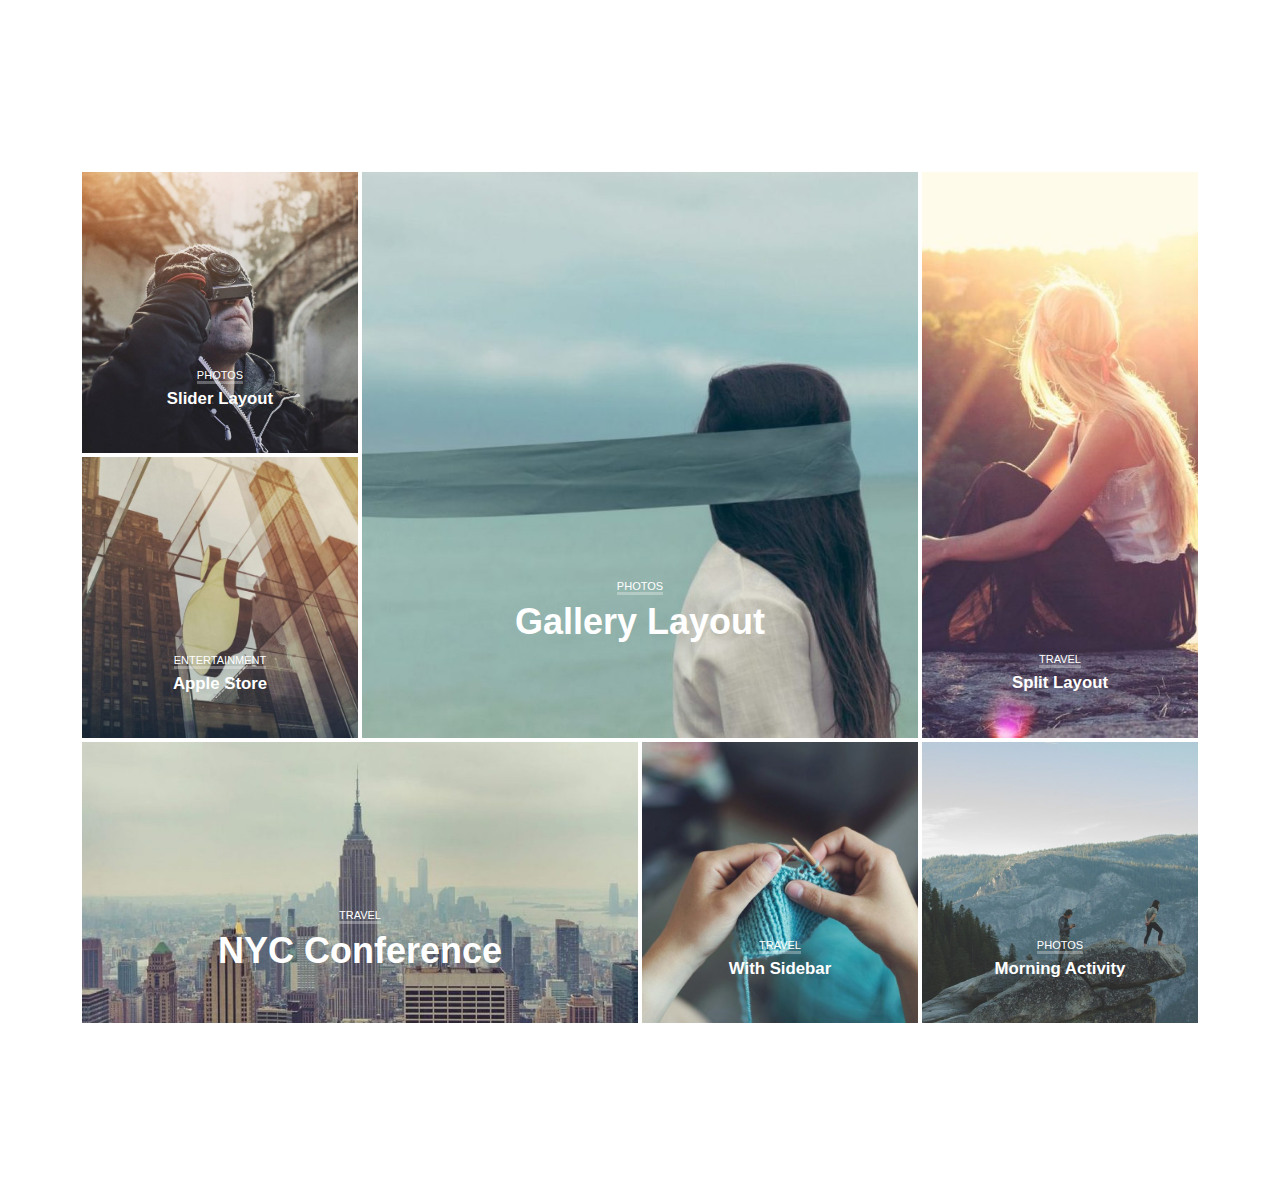
<file: Works/grid/grid.html>
<!DOCTYPE html>
<html lang="en">
  <head>
    <meta charset="UTF-8" />
    <meta name="viewport" content="width=device-width, initial-scale=1.0" />
    <link rel="stylesheet" href="styles/style.css" />
    <title>Grid</title>
  </head>
  <body>
    <div class="flex">
      <div class="container">
        <div class="block">
          <div class="text">
            <p>Photos</p>
            <h2>Slider Layout</h2>
          </div>
          <img src="Pictures/1.jpeg" />
        </div>

        <div class="block area-1">
          <div class="text">
            <p>Photos</p>
            <h2>Gallery Layout</h2>
          </div>
          <img src="Pictures/2.jpeg" />
        </div>

        <div class="block area-2">
          <div class="text">
            <p>Travel</p>
            <h2>Split Layout</h2>
          </div>
          <img src="Pictures/3.jpeg" />
        </div>

        <div class="block">
          <div class="text">
            <p>Entertainment</p>
            <h2>Apple Store</h2>
          </div>
          <img src="Pictures/4.jpeg" />
        </div>

        <div class="block area-3">
          <div class="text">
            <p>Travel</p>
            <h2>NYC Conference</h2>
          </div>
          <img src="Pictures/5.jpeg" />
        </div>

        <div class="block">
          <div class="text">
            <p>Travel</p>
            <h2>With Sidebar</h2>
          </div>

          <img src="Pictures/6.jpeg" />
        </div>

        <div class="block">
          <div class="text">
            <p>Photos</p>
            <h2>Morning Activity</h2>
          </div>
          <img src="Pictures/7.jpg" />
        </div>
      </div>
    </div>
  </body>
</html>
</file>
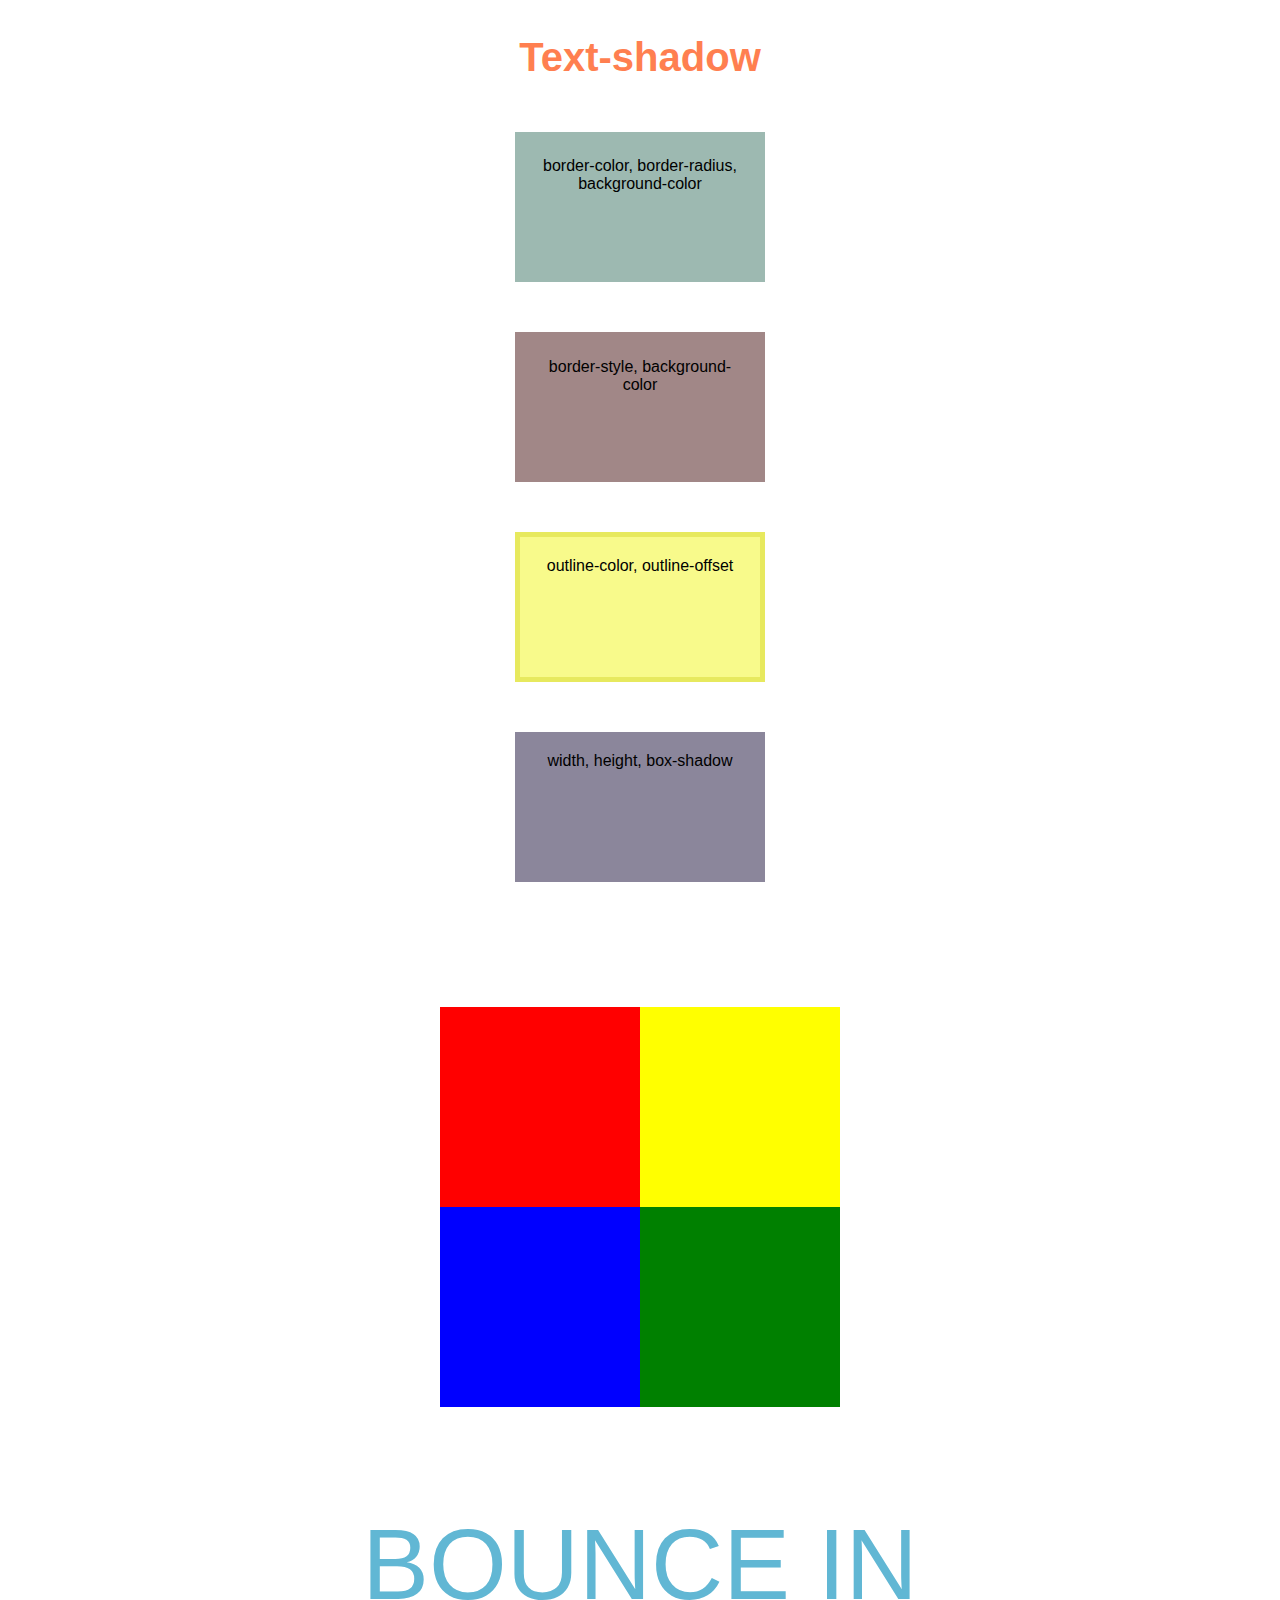
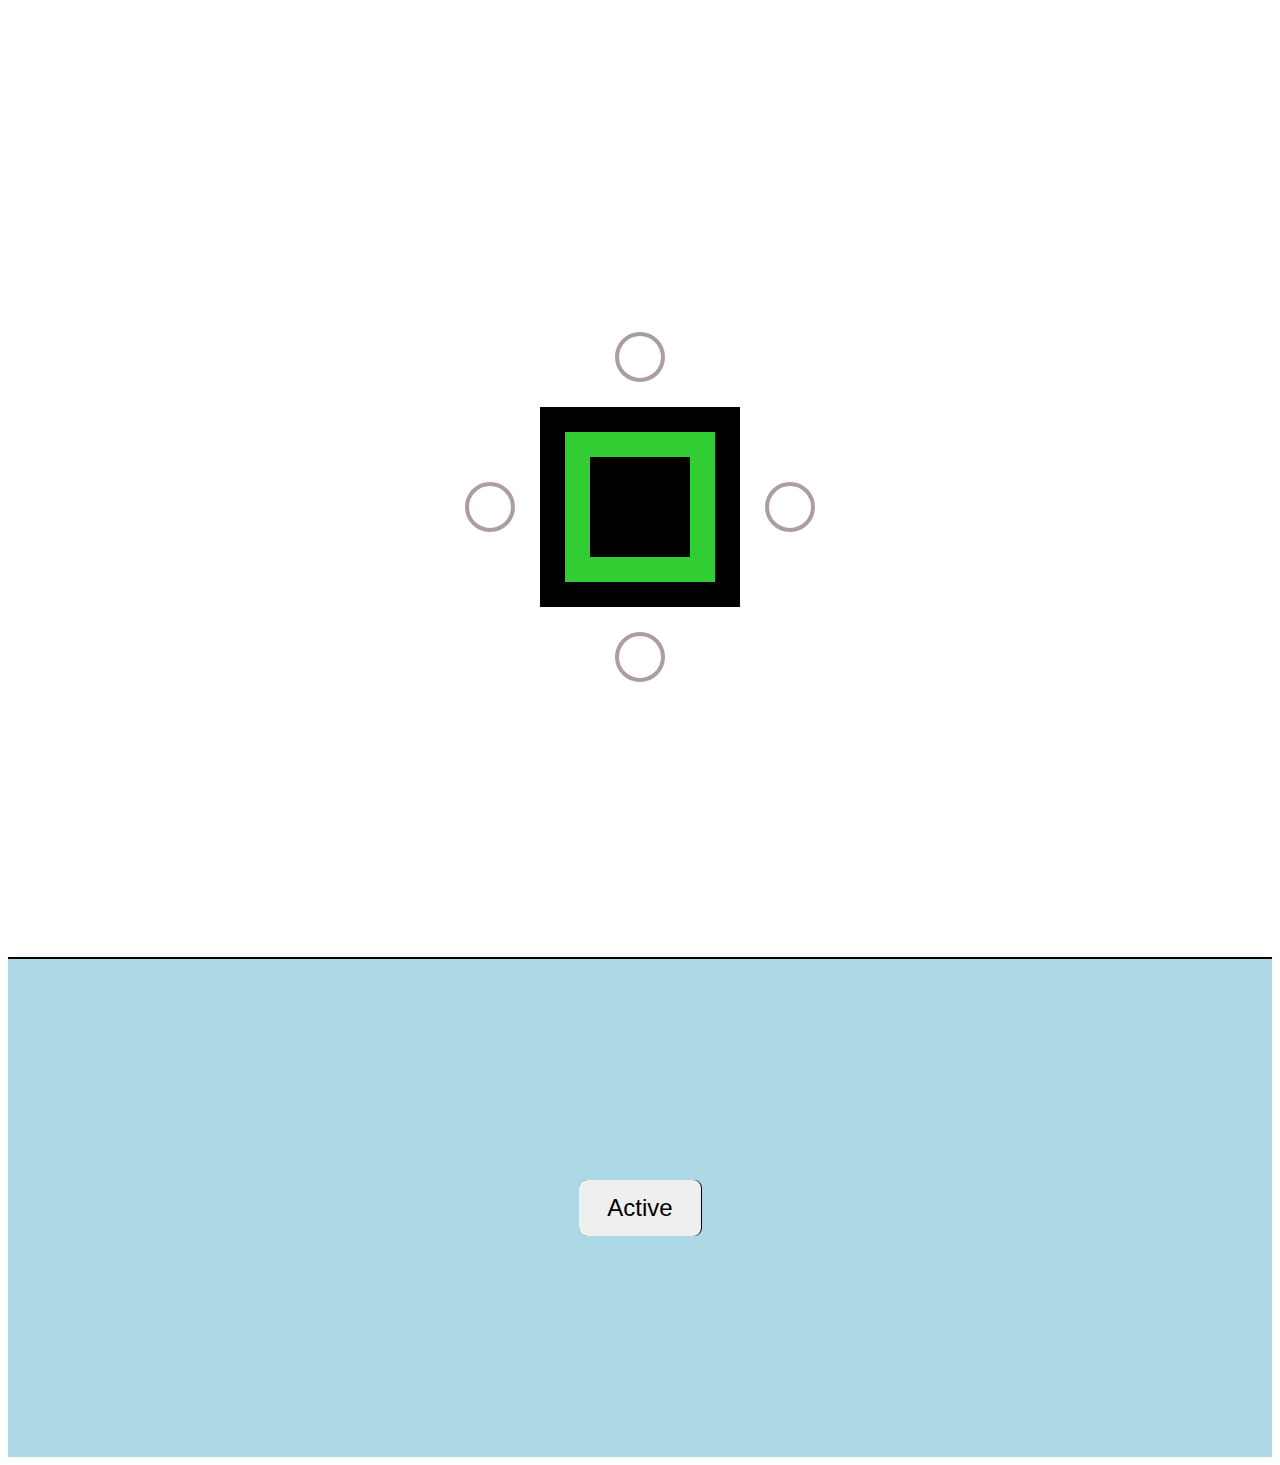
<file: Works/transitions, animations/t&a.html>
<!DOCTYPE html>
<html lang="en">
  <head>
    <meta charset="UTF-8" />
    <meta name="viewport" content="width=device-width, initial-scale=1.0" />
    <link rel="stylesheet" href="styles/t&a.css" />
    <title>transitions and animations</title>
  </head>
  <body>
    <!-- Transition 1 -->

    <div class="container">
      <h1 class="text-shadow">Text-shadow</h1>
      <div class="first">border-color, border-radius, background-color</div>
      <div class="second">border-style, background-color</div>
      <div class="third">outline-color, outline-offset</div>
      <div class="fourth">width, height, box-shadow</div>
    </div>

    <!-- Transition 2 -->

    <div class="main">
      <div class="red"></div>
      <div class="yellow"></div>
      <div class="blue"></div>
      <div class="green"></div>
      <h1 class="hidden-hi">Hi!</h1>
    </div>

    <!-- Animation 1 -->

    <h2>bounce in</h2>

    <!-- Animation 2 -->
    <section class="animation-2">
      <div class="box">
        <span></span>
        <span></span>
        <span></span>
        <span></span>
        <span></span>
        <span></span>
        <span></span>
      </div>
    </section>

    <!-- Animation 3 -->

    <section class="animation-3">
      <button>
        <p>Active</p>
      </button>
      <div class="border"></div>
    </section>
  </body>
</html>
</file>
<file: styles/style.css>
@import url("https://fonts.googleapis.com/css2?family=Poppins:wght@400;500;700&display=swap");

* {
  box-sizing: border-box;
  font-family: "Poppins", sans-serif;
  scroll-behavior: smooth;
}

body {
  margin: 0;
}

main {
  height: 100%;
  overflow-y: auto;
}

.grid {
  display: grid;
  grid-template-columns: auto 1fr;
}

.container {
  margin: 0 auto;
  max-width: 1000px;
  width: 100%;
  padding: 0 20px;
}

#sidebar-trigger {
  display: none;
}

.section-title {
  display: flex;
  justify-content: center;
  font-size: 40px;
  color: #25ca7f;
  margin: 0 0 80px;
}

.section-title span {
  color: white;
}

.section-subtitle {
  font-size: 24px;
  line-height: 36px;
  margin: 0 0 32px;
  font-weight: bold;
  color: white;
}

.section-subtitle span {
  color: #25ca7f;
}

/* Sidebar (navigation) */

.sidebar {
  min-height: 100%;
  z-index: 10;
  box-shadow: 1px 0px 4px #000;
}

.navbar {
  display: flex;
  flex-direction: column;
  background-color: #2c2d30;
  align-items: center;
  height: 100vh;
  flex-basis: 80px;
  padding-top: 24px;
  position: sticky;
  top: 0;
}

.aside-logo {
  width: 32px;
  height: 32px;
  background-color: #25ca7f;
  border-radius: 50%;
  border: none;
}

.aside-logo:focus {
  border: 2px solid white;
}

.navbar-list {
  list-style: none;
  margin: 68px 0 0;
  padding: 0;
}

.navbar-item {
  display: flex;
  align-items: center;
  justify-content: center;
  width: 80px;
  height: 80px;
  color: white;
}

.navbar-item a {
  text-align: center;
  font-size: 32px;
  transition: 0.5s;
  cursor: pointer;
  text-decoration: none;
  color: white;
}

.navbar-item a:visited {
  color: white;
}

.navbar-item a:hover {
  color: #25ca7f;
}

.navbar-item a:focus {
  color: #25ca7f;
}

.navbar-item span {
  display: block;
  font-size: 14px;
  margin-top: 8px;
}

.to-top {
  display: flex;
  align-items: center;
  justify-content: center;
  text-decoration: none;
  color: white;
  width: 100%;
  height: 80px;
  background-color: #25ca7f;
  font-size: 32px;
  margin-top: auto;
}

.mobile-menu {
  display: none;
}

@media only screen and (max-width: 768px) {
  .grid {
    grid-template-columns: 1fr;
  }

  #sidebar-trigger:checked ~ .sidebar {
    transform: translateX(0%);
  }

  .aside-logo {
    display: none;
  }

  .navbar {
    position: relative;
    justify-content: center;
  }

  .navbar-list {
    margin: auto 0;
  }

  .navbar-item {
    width: 56px;
    height: 56px;
  }

  .navbar-item a {
    font-size: 22px;
  }

  .navbar-item span {
    display: none;
  }

  .mobile-menu {
    display: flex;
    justify-content: center;
    font-size: 24px;
    align-items: center;
    position: absolute;
    width: 56px;
    height: 56px;
    color: white;
    background-color: #25ca7f;
    left: 56px;
    top: 50px;
    border-radius: 0px 8px 8px 0px;
  }

  .sidebar {
    position: fixed;
    transform: translateX(-100%);
    transition: 0.6s ease-in-out;
    box-shadow: none;
  }

  .to-top {
    height: 56px;
    font-size: 24px;
    margin-top: 0;
  }
}

/* Hero Section */

.hero-section {
  background-image: url(../Pictures/hero-bg.jpeg);
  background-size: cover;
  background-position: center;
  height: 100vh;
  display: flex;
  align-items: center;
  padding: 80px 0;
}

.hero-section .container {
  display: flex;
  justify-content: center;
  align-items: center;
  flex-direction: column;
}

.main-title {
  margin: 0;
  color: #25ca7f;
  font-size: 40px;
  text-align: center;
}

.my-post-title {
  margin: 36px 0 0;
  color: white;
  font-size: 24px;
  text-align: center;
  font-weight: bold;
}

.my-post-title span {
  transition: 0.2s;
}

.my-post-title span:hover {
  color: #25ca7f;
}

.social-list {
  display: flex;
  margin: 36px 0 0;
  padding: 0;
  list-style: none;
  color: white;
}

.social-list-item {
  font-size: 24px;
  margin-right: 24px;
  width: 32px;
  height: 32px;
  text-align: center;
}

.social-list-item a {
  cursor: pointer;
  transition: 0.5s;
  text-decoration: none;
  color: white;
}

.social-list-item a:hover {
  color: #25ca7f;
}

.social-list-item a:active {
  transform: scale(0.9);
}

.social-list-item:last-child {
  margin-right: 0;
}

@media only screen and (max-width: 768px) {
  .hero-section {
    position: relative;
  }

  .social-list {
    position: absolute;
    flex-direction: column;
    bottom: 40px;
    right: 20px;
  }

  .social-list-item {
    margin: 24px 0 0;
  }
}

/* About Me Section */

.about-section {
  display: flex;
  align-items: center;
  min-height: 100vh;
  background-color: #343a40;
  padding: 80px 0;
  overflow-x: hidden;
}

.about-content {
  display: grid;
  grid-template-columns: 2fr 1fr;
}

.about-description ul {
  list-style: none;
  display: flex;
  padding: 0;
  margin: 56px 0 0;
}

.about-description li:last-child {
  margin-left: 24px;
}

.about-description-text {
  position: relative;
  background-color: rgba(255, 255, 255, 0.2);
  border-radius: 8px;
  color: white;
  padding: 24px 32px;
  margin: 0;
}

.about-description-text::after {
  content: "";
  position: absolute;
  display: block;
  left: 100%;
  bottom: 40%;
  border-top: 15px solid transparent;
  border-left: 30px solid rgba(255, 255, 255, 0.2);
  border-bottom: 15px solid transparent;
}

.about-description-text span {
  display: block;
  color: #25ca7f;
  margin-bottom: 16px;
  font-size: 24px;
  line-height: 36px;
  font-weight: bold;
}

.about-section-button {
  background-color: #2c2d30;
  border: none;
  color: white;
  padding: 12px 24px;
  border-radius: 8px;
}

.about-avatar {
  margin-left: 60px;
}

.about-avatar img {
  border-radius: 50%;
  width: 100%;
}

.about-skills {
  margin-top: 56px;
}

.about-skills-list {
  display: flex;
  flex-wrap: wrap;
  justify-content: center;
  list-style: none;
  gap: 26px;
  padding: 0;
}

.about-skills-item {
  flex-basis: 138px;
  background-color: rgba(255, 255, 255, 0.2);
  border-radius: 8px;
}

.about-skills-item a {
  display: flex;
  flex-direction: column;
  height: 160px;
  width: 100%;
  padding: 24px 16px;
  text-decoration: none;
}

.about-skills-item h4 {
  text-align: center;
  margin: 12px 0 0;
}

.about-skills-item:nth-child(1) h4 {
  color: #ef7f4f;
}

.about-skills-item:nth-child(2) h4 {
  color: #30ace0;
}

.about-skills-item:nth-child(3) h4 {
  color: #f7df1e;
}

.about-skills-item:nth-child(4) h4 {
  color: #cc85a8;
}

.about-skills-item:nth-child(5) h4 {
  color: #9d70d4;
}

.about-skills-item:nth-child(6) h4 {
  color: #e47171;
}

@media only screen and (max-width: 768px) {
  .about-section .section-title {
    margin-bottom: 32px;
  }
  .about-content {
    grid-template-columns: 1fr;
    position: relative;
    padding-top: 60px;
  }

  .about-avatar {
    position: absolute;
    right: 15px;
    width: 120px;
  }

  .about-avatar img {
    border: 4px solid #343a40;
  }

  .about-description ul {
    justify-content: center;
  }
}

/* Resume Section */

.section-subtitle i {
  color: #25ca7f;
  margin-right: 12px;
}

.resume-section {
  padding: 80px 0;
  background-color: #343a40;
}

.resume-content {
  display: flex;
  gap: 32px;
}

.resume-content-list {
  padding: 24px;
  background-color: rgba(255, 255, 255, 0.2);
  border-radius: 8px;
  list-style: none;
}

.resume-list-item {
  border-left: 2px solid #25ca7f;
}

.resume-item-title {
  padding-left: 32px;
  color: white;
  margin: 0;
}

.resume-item-subtitle {
  padding-left: 32px;
  color: #25ca7f;
  position: relative;
  margin: 12px 0 0;
}

.resume-item-subtitle::before {
  content: "";
  display: block;
  width: 16px;
  height: 16px;
  background-color: #25ca7f;
  position: absolute;
  left: -9px;
  border-radius: 50%;
}

.resume-item-description {
  padding-left: 32px;
  margin: 12px 0 0;
  color: white;
}

@media only screen and (max-width: 768px) {
  .resume-content {
    flex-direction: column;
  }
}

/* Works section */

.works-section {
  padding: 80px 0;
  background-color: #343a40;
}

.works-list {
  display: flex;
  flex-wrap: wrap;
  gap: 30px;
  padding: 0;
  margin: 0;
}

.works-list-item {
  flex: 1 1 300px;
  list-style: none;
}

.works-list-item a:hover .works-item-info {
  top: 0;
  transform: translateY(0%);
  height: 100%;
}

.works-list-item a {
  position: relative;
  padding-top: 80%;
  display: block;
  overflow: hidden;
  border-radius: 8px;
}

.works-list-item a img {
  object-fit: cover;
  position: absolute;
  width: 100%;
  height: 100%;
  top: 0;
  left: 0;
}

.works-item-info {
  display: flex;
  align-items: center;
  justify-content: center;
  position: absolute;
  transition: top 0.5s;
  transform: translateY(-100%);
  top: 100%;
  right: 0;
  left: 0;
  padding: 24px 12px;
  background-color: #25ca7f;
}

.works-item-title {
  color: white;
  font-size: 16px;
  margin: 0;
}

.works-item-title::after {
  content: "";
  display: block;
  margin: 4px auto;
  border-bottom: 2px solid white;
  border-radius: 8px;
  width: 32px;
}

@media only screen and (max-width: 768px) {
  .works-list {
    flex-direction: column;
    flex-wrap: nowrap;
  }

  .works-section .section-title {
    margin-bottom: 32px;
  }

  .works-list-item {
    flex: auto;
  }
}

/* Contacts Section */

.contacts-section {
  background-color: #343a40;
  height: 100vh;
  padding: 80px 0;
}

.contacts-block {
  display: grid;
  grid-template-columns: 1fr 2fr;
  gap: 30px;
}

.contacts-list {
  display: flex;
  flex-direction: column;
  justify-content: space-between;
  list-style: none;
  margin: 0;
  padding: 0;
  gap: 24px;
}

.contacts-list-item a {
  display: block;
  text-align: center;
  text-decoration: none;
  border-radius: 8px;
  padding: 26px 12px;
  background-color: rgba(255, 255, 255, 0.2);
}

.contacts-list-item a:focus {
  border: 2px solid white;
  padding: 24px 10px;
}

.contacts-list-item a i {
  font-size: 32px;
  color: #25ca7f;
}

.contacts-list-item a p {
  color: white;
  margin: 0;
}

.contacts-form {
  background-color: rgba(255, 255, 255, 0.2);
  border-radius: 8px;
  padding: 32px;
}

.contacts-form input:-webkit-autofill {
  -webkit-text-fill-color: white;
  -webkit-box-shadow: 0 0 0 30px #5d6166 inset;
}

.contacts-form div {
  margin-top: 36px;
}

.contacts-form div:first-child {
  margin-top: 0;
}

.contacts-from-row {
  display: flex;
  gap: 24px;
}

.contacts-form-field {
  flex-basis: 100%;
  border: none;
  border-bottom: 2px solid rgba(255, 255, 255, 0.2);
  background-color: rgba(255, 255, 255, 0);
  color: white;
}

.contacts-form-field:focus::placeholder {
  color: #25ca7f;
}

.contacts-form-field:focus {
  outline: none;
  border-bottom: 2px solid #25ca7f;
}

.contacts-form div:nth-child(2) input {
  width: 100%;
}

.contacts-form div:nth-child(3) textarea {
  resize: none;
  width: 100%;
}

.contacts-form div:nth-child(3) textarea::-webkit-scrollbar {
  width: 2px;
  background-color: rgba(255, 255, 255, 0);
}

.contacts-form div:nth-child(3) textarea::-webkit-scrollbar-thumb {
  border-radius: 0px;
  background: linear-gradient(180deg, #ffffff00, #25ca7f, #ffffff00);
}

.contacts-form-actions {
  display: flex;
  justify-content: center;
}

.actions-btn {
  padding: 12px 24px;
  margin-top: 30px;
  background-color: #25ca7f;
  border: none;
  border-radius: 8px;
  color: white;
  font-size: 16;
  cursor: pointer;
}

.actions-btn:active {
  border: 1px solid white;
  padding: 11px 23px;
}

@media only screen and (max-width: 768px) {
  .contacts-section {
    height: auto;
  }

  .contacts-block {
    display: block;
  }

  .contacts-form {
    margin-top: 24px;
  }
}
</file>
<file: Works/adaptive/styles/style.css>
* {
  box-sizing: border-box;
  font-family: "Heebo", sans-serif;
  scroll-behavior: smooth;
}

body {
  margin: 0;
}

.container {
  max-width: 886px;
  margin: 0 auto;
}

/* Header */
.header {
  padding: 30px 24px;
}

.navigation {
}

.nav-list {
  display: flex;
  list-style: none;
  justify-content: flex-end;
  font-size: 20px;
  line-height: 24px;
  margin: 0;
}

.nav-item {
  margin-left: 34px;
  cursor: pointer;
}

.nav-item:first-child {
  margin-left: 0;
}

.nav-item a {
  text-decoration: none;
  color: black;
  transition: 0.5s;
}
.nav-item a:hover {
  color: rgb(255, 100, 100);
  transition: 0.2s;
  font-size: 19px;
}

.nav-item a:active {
  text-decoration: underline;
}

.nav-item-mobile {
  display: none;
}

@media only screen and (max-width: 768px) {
  .header {
    background-color: #edf7fa;
    padding: 0;
    position: sticky;
    top: 0;
    z-index: 3;
  }
  .nav-list {
    padding: 0;
  }

  .nav-item {
    display: none;
  }

  .nav-item-mobile {
    display: block;
    padding: 17px;
    position: relative;
  }

  .nav-item-mobile a {
    text-decoration: none;
    color: #21243d;
    cursor: pointer;
    transition: 0.5s;
  }
  .nav-item-mobile a:hover {
    color: rgb(255, 100, 100);
  }
  .nav-item-mobile a:active {
    transform: rotateZ(180deg);
  }
}

/* Hero Section */

.hero {
  position: relative;
  z-index: 1;
  background-color: #142850;
  padding: 144px 24px 71px;
}

.hero .container {
  display: flex;
}

.hero-slogan {
  margin: 0;
  font-size: 44px;
  color: white;
  max-width: 506px;
}

.hero-text {
  color: #fff;
  font-size: 16px;
  max-width: 497px;
  margin: 40px 116px 0 0;
}

.primary-btn {
  padding: 10px 20px 16px;
  background-color: #ff6464;
  color: #fff;
  border-radius: 2px;
  font-size: 20px;
  cursor: pointer;
  margin-top: 38px;
  border: none;
  transition: 0.2s;
}

.primary-btn:hover {
  background-color: #fff;
  color: #ff6464;
}

.primary-btn:active {
  transform: scale(0.95);
}

.hero-pic {
  max-width: 243px;
  max-height: 243px;
  border-radius: 50%;
  object-fit: cover;
}

@media only screen and (max-width: 768px) {
  .hero {
    padding: 46px 24px;
  }

  .hero .container {
    flex-direction: column-reverse;
    align-items: center;
    text-align: center;
  }

  .hero-slogan {
    text-align: center;
    margin: 34px auto;
  }

  .hero-text {
    margin: 21px auto 0;
    text-align: center;
    font-size: 16px;
  }

  .primary-btn {
    margin-top: 27px;
  }

  .hero-pic img {
    width: 100%;
  }
}

/* Posts Section */

.posts {
  position: relative;
  z-index: 1;
  background-color: #edf7fa;
  padding: 7px 24px 32px;
}

.posts-name {
  font-size: 22px;
  color: #21243d;
  font-weight: normal;
}

.posts-header {
  display: flex;
  justify-content: space-between;
  align-items: center;
}

.posts-link {
  text-align: end;
  color: #00a8cc;
  text-decoration: none;
  cursor: pointer;
  font-size: 16px;
  transition: 0.2s;
}

.posts-link:hover {
  text-decoration: underline;
}

.posts-link:active {
  font-size: 15px;
}

.post-cards {
  display: flex;
  justify-content: space-between;
}

.post-card {
  max-width: 418px;
  padding: 24px 21px 25px 23px;
  background-color: #fff;
}

.post-card:first-child {
  margin-right: 20px;
}

.post-card-title {
  font-size: 26px;
  margin: 0;
  color: #21243d;
  font-weight: 700;
  font-style: normal;
}

.post-card-date {
  display: inline-block;
  padding-right: 24px;
  border-right: 1px solid black;
  font-size: 18px;
  margin-top: 23px;
}

.post-card-subtitle {
  display: inline-block;
  margin: 23px 0 0 24px;
  font-size: 18px;
  font-weight: normal;
}

.post-card-text {
  margin: 21px 0 0;
  font-size: 16px;
}

@media only screen and (max-width: 768px) {
  .posts {
    padding: 16px 10px 38px 10px;
  }

  .posts-name {
    margin: 0;
  }

  .post-cards {
    flex-direction: column;
    align-items: center;
  }

  .post-card {
    max-width: 600px;
  }

  .post-card:first-child {
    margin: 20px 0 17px;
  }

  .post-card-title {
    font-size: 22px;
  }

  .post-card-date {
    padding-right: 10px;
    margin-top: 23px;
  }

  .post-card-subtitle {
    margin: 23px 0 0 6px;
  }

  .posts-header {
    justify-content: center;
  }

  .posts-link {
    display: none;
  }
}

/* Works section */

.works {
  padding: 15px 24px 0;
}

.works-header h2 {
  margin: 15px 0 0 0;
  line-height: 60px;
  font-size: 22px;
  font-weight: normal;
}

.works-list {
  list-style: none;
  padding: 0;
}

.works-list-item {
  display: flex;
  align-items: center;
  border-bottom: 1px solid #e0e0e0;
  padding: 15px 0;
}

.works-list-item:first-child {
  padding-top: 0;
}

.works-li-img {
  max-width: 246px;
  max-height: 180px;
  border-radius: 6px;
  overflow: hidden;
  flex-shrink: 0;
}

.works-li-img img {
  width: 100%;
  height: 100%;
  object-fit: cover;
  border-radius: 6px;
}

.works-li-descr {
  margin-left: 18px;
  font-size: 0;
}

.works-li-title {
  font-size: 30px;
  font-weight: 700;
  margin: 0;
}

.works-li-pubdate {
  color: white;
  background-color: #142850;
  border-radius: 16px;
  padding: 0 10px;
  font-weight: bold;
  font-size: 16px;
}

.works-li-caption {
  display: inline-block;
  color: #8695a4;
  margin: 16px 0 0 26px;
  font-size: 16px;
}

.works-li-text {
  max-width: 594px;
  margin: 17px 0 0;
  font-size: 16px;
}

@media only screen and (max-width: 768px) {
  .works {
    padding: 21px 18px 150px;
  }
  .works-header {
    display: flex;
    justify-content: center;
  }

  .works-header h2 {
    margin: 0;
    line-height: 24px;
  }

  .works-list-item {
    flex-direction: column;
  }

  .works-li-img {
    align-self: center;
    flex-grow: 1;
    max-width: 85vh;
    max-height: 85vh;
  }

  .works-li-img img {
    width: 100%;
    border-radius: 6px;
  }
  .works-li-descr {
    margin: 17px 0 0;
  }

  .works-li-title {
    font-size: 24px;
  }
  .works-li-caption {
    margin-left: 22px;
  }

  .works-list-item:nth-child(2),
  .works-list-item:nth-child(3) {
    display: none;
  }
}

/* Footer */

.footer {
  padding: 134px 0 54px;
}

.footer-list {
  display: flex;
  justify-content: center;
  list-style: none;
  padding: 0;
  margin: 0 auto;
  max-height: 33px;
}
.footer-list-item {
  margin-left: 35px;
}
.footer-list-item:first-child {
  margin-left: 0;
}

.footer-list-item a {
  text-decoration: none;
  font-size: 30px;
  color: #21243d;
  cursor: pointer;
  transition: 0.5s;
}

.footer-list-item a:hover {
  color: rgb(255, 100, 100);
  font-size: 50px;
  margin-top: -10px;
}

.footer-list-item a:active {
  transform: scale(0.8);
}

.footer p {
  text-align: center;
  font-size: 14px;
  color: #21243d;
  margin: 26px 0 0;
}

@media only screen and (max-width: 768px) {
  .footer {
    padding: 51px 0 54px;
    background-color: #edf7fa;
  }
  .footer-list {
    flex-wrap: wrap;
  }
}

/* Button to top */

.topbutton {
  position: fixed;
  bottom: 50px;
  right: 50px;
  width: 50px;
  height: 50px;
  text-align: center;
  text-decoration: none;
  font-size: 30px;
  background-color: rgba(202, 202, 202, 0);
  color: rgba(0, 168, 204, 0.3);
  cursor: pointer;
  border-radius: 50%;
  border: 1px solid rgba(0, 0, 0, 0);
  padding-top: 9px;
  transition: 1s;
  z-index: 0;
}
.topbutton:hover {
  transition: 1s;
  background-color: rgba(202, 202, 202, 0.3);
  color: rgba(0, 168, 204, 0.7);
}

@media only screen and (max-width: 975px) {
  .works {
    position: relative;
    z-index: 1;
    background-color: #fff;
  }
}
@media only screen and (max-width: 768px) {
  .topbutton {
    top: 0;
    left: 0;
    z-index: 3;
    width: 50%;
    height: 58px;
    border-radius: 0;
  }
}
</file>
<file: Works/Alivio/styles/style.css>
html {
  scroll-behavior: smooth;
}
@import "/styles/fonts.css";

* {
  margin: 0;
  padding: 0;
  box-sizing: border-box;
}

a {
  text-decoration: none;
  color: black;
}

p {
  font-size: 20px;
  color: #484848;
  font-weight: 400;
}
body {
  font-family: "Lato", sans-serif;
}

.container {
  max-width: 1400px;
  margin: 0 auto;
  padding: 0 15px;
}

.button-primary {
  padding: 20px 50px;
  background-color: #01996d;
  border-radius: 4px;
  color: white;
  font-size: 20px;
  border: none;
  cursor: pointer;
}

.button-primary:active {
  transform: scale(0.98);
  box-shadow: 0 0 3pt 1pt black;
}

.slogan {
  font-family: "Georgia-Bold";
  color: #01996d;
  font-size: 50px;
  line-height: 157%;
  margin: 0;
}
/* Header */

.header {
  position: sticky;
  top: 0;
  padding: 17px 0;
  display: flex;
  align-items: center;
  border-bottom: 1px solid #d6d6d6;
  background-color: white;
  z-index: 1000;
}

.nav-logo {
  font-family: "Avenir", sans-serif;
  font-weight: 900;
  font-size: 25px;
  color: #01996d;
  margin-right: 194px;
  transition-duration: 0.5s;
}
.nav-logo:hover {
  color: rgb(212, 71, 71);
}
.nav-list {
  display: inline-block;
}

.nav-item {
  font-size: 20px;
  margin-right: 72px;
  transition-duration: 0.5s;
}

.nav-item:hover {
  color: rgb(212, 71, 71);
}

.nav-buttons a:hover {
  transition-duration: 0.5s;
  color: rgb(212, 71, 71);
}

.nav-list :nth-child(4n) {
  margin-right: 250px;
}
.nav-buttons {
  display: inline-block;
  font-size: 20px;
}

.container .nav-buttons a {
  margin-right: 35px;
}
.header .button-primary {
  padding: 13px 50px;
}

/* Hero Section  */

.hero {
  background: linear-gradient(
      112.58deg,
      #ffffff 18.15%,
      rgba(255, 255, 255, 0) 53.07%
    ),
    rgba(0, 0, 0, 0.1);
  background-image: url(../Images/Frame\ 1.jpg);
  height: 895px;
  padding-top: 175px;
}

.hero-content {
  width: 440px;
}

.hero-content .slogan {
  font-size: 65px;
  line-height: 74px;
  margin-bottom: 30px;
}
.hero-content p {
  margin-bottom: 50px;
}

/* How it works Section  */

.description {
  padding: 170px 0 255px;
}

.container > h2 {
  font-weight: 400;
  font-size: 24px;
}

.description-text {
  display: flex;
  align-items: center;
}
.description-text h2 {
  max-width: 584px;
  margin-right: 136px;
}
.description-text p {
  max-width: 670px;
}

.description-list-item {
  display: inline-block;
  max-width: 390px;
  list-style-type: none;
  margin-right: 95px;
}
.description-list-item span {
  display: block;
  position: relative;
  top: 70px;
  font-family: "Georgia", serif;
  font-size: 150px;
  color: #01996d;
  opacity: 20%;
}

.description-list-item h3 {
  font-family: "Georgia-bold";
  font-size: 30px;
  text-align: center;
  margin-bottom: 55px;
}

.description-list-item p {
  margin-bottom: 60px;
}

.description-list-item img {
  border-radius: 12px;
}

.description-list li:nth-child(2) {
  position: relative;
  top: 200px;
}
.description-list li:last-child {
  margin: 0;
}

/* Success story section */

.success {
  background-color: #245852;
  padding-top: 129px;
  padding-bottom: 260px;
}

.success .container {
  max-width: 1500px;
  margin: 0 auto;
  padding: 0px;
}
.success-text {
  max-width: 580px;
  display: inline-block;
  margin-right: 25px;
}

.success-text .slogan {
  color: white;
  margin-bottom: 33px;
}

.success-text p {
  color: white;
  font-weight: 600;
  margin-bottom: 57px;
  font-size: 25px;
}

.success-video {
  position: relative;
  top: 100px;
  width: 890px;
  height: 510px;
  border-radius: 16px;
  border: none;
}

/* Product section  */

.product {
  padding-top: 120px;
  padding-bottom: 240px;
}
.product .container {
  padding-left: 60px;
}
.product-images {
  position: relative;
  display: inline-block;
  margin-right: 86px;
}
.product-content {
  width: 50%;
  max-width: 584px;
  display: inline-block;
  vertical-align: top;
}

.product-content :first-child {
  display: block;
  margin-bottom: 10px;
  font-size: 24px;
}

.product-img {
  width: 638px;
  height: 572px;
  line-height: 0;
  border-radius: 18px;
}

.product-card {
  display: flex;
  flex-direction: column;
  align-items: center;
  justify-content: space-between;
  position: absolute;
  top: 370px;
  left: -60px;
  width: 300px;
  height: 300px;
  padding: 22px 50px 30px 60px;
  background-color: white;
  box-shadow: 0px 4px 18px rgba(165, 165, 165, 0.25);
  border-radius: 5px;
}

.product-card h2 {
  font-size: 15px;
  font-weight: 400;
}
.product-card hr {
  width: 110px;
  margin-top: 10px;
}

.product-card img {
  width: 60px;
  height: 60px;
  border-radius: 50%;
  margin-top: 14px;
}

.product-card span {
  font-size: 12px;
  margin-top: 10px;
}

.product-card h3 {
  font-family: Georgia serif;
  font-weight: 700;
  font-size: 16px;
  margin-top: 20px;
  letter-spacing: 1px;
}

.product-card ul {
  align-self: flex-start;
  margin-left: 30px;
  margin-top: 16px;
}

.product-card li {
  font-size: 11px;
  font-weight: 400;
  margin-top: 16px;
}

.product-card li:first-child {
  margin-top: 0;
}

.product-content .slogan {
  margin-bottom: 20px;
}

.product-content p {
  margin-bottom: 40px;
}

/* Footer  */

.footer {
  background-color: #245852;
  padding-top: 95px;
  padding-bottom: 174px;
}

.footer .nav-logo {
  display: inline-block;
  color: white;
  font-weight: 900;
  font-size: 40px;
  line-height: 55px;
  margin-bottom: 60px;
}
.footer-item {
  list-style-type: none;
  margin-bottom: 60px;
  font-weight: 600;
  font-size: 25px;
  line-height: 30px;
}
.footer-item a {
  color: white;
}

.footer-item :hover {
  color: rgb(212, 71, 71);
}
.footer-item :last-child {
  margin-bottom: 0;
}
</file>
<file: Works/grid/styles/style.css>
* {
  box-sizing: border-box;
  font-family: sans-serif;
}
body {
  margin: 0;
}

p {
  display: inline-block;
  border-bottom: 3px solid rgba(255, 255, 255, 0.3);
  margin: 0;
  text-transform: uppercase;
  font-size: 11px;
}
h2 {
  margin: 5px 0 0;
}

.flex {
  margin: 150px auto;
  max-width: 1160px;
  padding: 20px;
}

.container {
  display: grid;
  grid-template-columns: repeat(4, 1fr);
  grid-auto-rows: minmax(0, 285px);
}

.block {
  display: flex;
  position: relative;
  justify-content: center;
  border: 2px solid white;
}

.block img {
  object-fit: cover;
  width: 100%;
  height: 100%;
}

.text {
  position: absolute;
  top: 70%;
  text-align: center;
  color: white;
  font-size: 0.7em;
}

.area-1 .text {
  font-size: 1.5em;
}
.area-2 .text {
  top: 85%;
}

.area-3 .text {
  font-size: 1.5em;
  top: 55%;
}

.area-1 {
  grid-column: 2 / 4;
  grid-row: 1 / 3;
}

.area-2 {
  grid-column: 4 / 5;
  grid-row: 1 / 3;
}

.area-3 {
  grid-column: 1 / 3;
  grid-row: 3 / 4;
}

@media only screen and (max-width: 681px) {
  .flex {
    margin: 0;
  }
  .container {
    grid-template-columns: minmax(0, 641px);
    grid-auto-rows: minmax(0, 1fr);
  }
  .area-1 {
    grid-column: 1 / 2;
    grid-row: 2 / 3;
  }
  .area-2 {
    grid-column: 1 / 2;
    grid-row: 3 / 4;
  }

  .area-3 {
    grid-column: 1 / 2;
    grid-row: 5 / 6;
  }

  .text,
  .area-1 .text,
  .area-2 .text,
  .area-3 .text {
    font-size: 1em;
    top: 80%;
  }
}
</file>
<file: Works/transitions, animations/styles/t&a.css>
* {
  font-family: sans-serif;
  box-sizing: border-box;
}

/* ------------- Transition 1 ------------- */

.container {
  max-width: 1440px;
  margin: 0 auto;
  display: flex;
  flex-direction: column;
  align-items: center;
}
.text-shadow {
  font-size: 40px;
  text-align: center;
  color: coral;
  transition: 1s 0.25s;
}

.text-shadow:hover {
  text-shadow: 6px 3px 3px rgb(255, 183, 157);
}

.first,
.second,
.third,
.fourth {
  width: 250px;
  height: 150px;
  margin: 25px;
  padding: 20px;
  text-align: center;
  transition: 1s 0.25s;
}

/* First block */

.first {
  background-color: rgb(157, 185, 177);
  border: 5px solid rgb(157, 185, 177);
}

.first:hover {
  border-top-left-radius: 100% 20px;
  border-bottom-right-radius: 100% 20px;
  background-color: rgb(221, 223, 113);
}

/* Second block */

.second {
  background-color: rgb(161, 135, 135);

  border-left: 6px solid rgba(54, 39, 39, 0);
  border-top: 6px solid rgba(54, 39, 39, 0);
  border-right: 6px solid rgba(161, 135, 135, 1);
  border-bottom: 6px solid rgba(161, 135, 135, 1);
}

.second:hover {
  background-color: rgb(209, 192, 192);
  border-top: 6px solid rgba(54, 39, 39, 1);
  border-left: 6px solid rgba(54, 39, 39, 1);
}

/* Third block */

.third {
  background-color: rgb(248, 250, 139);
  border: 5px solid rgb(231, 233, 94);
  outline-offset: 0px;
  outline: 5px solid rgba(173, 125, 85, 0);
}

.third:hover {
  outline-offset: 10px;
  outline: 5px solid rgb(173, 125, 85);
}

/* Fourth block */

.fourth {
  background-color: rgb(139, 134, 155);
}

.fourth:hover {
  width: 330px;
  height: 120px;
  box-shadow: 0px 15px 20px -14px black;
}

/* ------------- Transition 2 -------------*/

.main {
  position: relative;
  margin: 100px auto;
  width: 400px;
  height: 400px;
  display: flex;
  flex-wrap: wrap;
}
.main div {
  height: 50%;
  width: 50%;
  transition: 2s;
  z-index: 1;
}

.main:hover .red {
  transition: 1s;
  transform: rotateZ(90deg);
}
.main:hover .yellow {
  transition: 1s;
  transform: rotateZ(-90deg);
}

.main:hover .blue {
  transition: 1s;
  transform: rotateZ(-90deg);
}

.main:hover .green {
  transition: 1s;
  transform: rotateZ(90deg);
}
.red {
  background-color: red;
  transform-origin: top left;
}
.yellow {
  background-color: yellow;
  transform-origin: top right;
}

.blue {
  background-color: blue;
  transform-origin: bottom left;
}

.green {
  background-color: green;
  transform-origin: bottom right;
}

.hidden-hi {
  margin: 0;
  position: absolute;
  font-size: 50px;
  left: 175px;
  top: 170px;
  z-index: 0;
}

/* --------- Animation-1 ---------- */

h2 {
  font-family: sans-serif;
  font-size: 100px;
  font-weight: normal;
  text-transform: uppercase;
  color: #61b7d4;
  position: relative;
  cursor: pointer;
  text-align: center;
  margin: 0;
  height: 150px;
}

@keyframes bounce {
  0% {
    font-size: 0px;
    color: #ffffff;
  }
  20% {
    font-size: 120px;
    color: #35a6cc;
  }
  35% {
    font-size: 100px;
    color: #61b7d4;
  }
  100% {
    font-size: 100px;
    color: #61b7d4;
  }
}

h2 {
  animation: bounce 4s ease-out infinite;
}

/* -------- Animation 2 --------- */

.animation-2 {
  margin: 0;
  display: flex;
  justify-content: center;
  align-items: center;
  height: 100vh;
}

.box {
  position: relative;
}
span:nth-child(1) {
  position: absolute;
  top: -100px;
  left: -100px;
  height: 200px;
  width: 200px;
  background-color: black;
  animation: span-1 4s infinite linear;
}

span:nth-child(2) {
  position: absolute;
  height: 150px;
  width: 150px;
  top: -75px;
  left: -75px;
  background-color: limegreen;
  animation: span-2 4s infinite linear;
}

span:nth-child(3) {
  position: absolute;
  height: 100px;
  width: 100px;
  top: -50px;
  left: -50px;
  background-color: black;
  animation: span-3 4s infinite linear;
}
span:nth-child(4) {
  position: absolute;
  top: 125px;
  left: -25px;
  height: 50px;
  width: 50px;
  border: 4px solid #ac9e9e;
  animation: span-4 4s infinite linear;
  border-radius: 50%;
}
span:nth-child(5) {
  position: absolute;
  left: 125px;
  top: -25px;
  height: 50px;
  width: 50px;
  border: 4px solid #ac9e9e;
  animation: span-5 4s infinite linear;
  border-radius: 50%;
}
span:nth-child(6) {
  position: absolute;
  top: -175px;
  left: -25px;
  height: 50px;
  width: 50px;
  border: 4px solid #ac9e9e;
  animation: span-6 4s infinite linear;
  border-radius: 50%;
}
span:nth-child(7) {
  position: absolute;
  top: -25px;
  left: -175px;
  height: 50px;
  width: 50px;
  border: 4px solid #ac9e9e;
  animation: span-7 4s infinite linear;
  border-radius: 50%;
}

@keyframes span-1 {
  0% {
    transform: rotate(0deg);
    background-color: black;
  }
  50% {
    background-color: rgb(255, 100, 100);
  }
  100% {
    transform: rotate(90deg);
    background-color: black;
  }
}
@keyframes span-2 {
  0% {
    transform: rotate(0deg);
    background-color: #fff;
  }
  50% {
    background-color: rgb(96, 255, 96);
    border-radius: 20px;
  }
  100% {
    transform: rotate(180deg);
    background-color: #fff;
  }
}
@keyframes span-3 {
  0% {
    transform: rotate(0deg);
    background-color: black;
    border-radius: 0;
    height: 100px;
    width: 100px;
    top: -50px;
    left: -50px;
  }
  50% {
    transform: rotate(180deg);
    background-color: #6060ff;
    border-radius: 50%;
    height: 140px;
    width: 140px;
    top: -70px;
    left: -70px;
  }
  100% {
    transform: rotate(360deg);
    background-color: black;
    border-radius: 0;
    height: 100px;
    width: 100px;
    top: -50px;
    left: -50px;
  }
}

@keyframes span-4 {
  0% {
    top: 100px;
    left: -25px;
    border: 4px solid black;
  }

  50% {
    top: 175px;
    left: -25px;
    border: 4px solid #ac9e9e;
  }

  100% {
    top: 100px;
    left: -25px;
    border: 4px solid black;
  }
}
@keyframes span-5 {
  0% {
    left: 100px;
    top: -25px;
    border: 4px solid black;
  }
  50% {
    left: 175px;
    top: -25px;
    border: 4px solid #ac9e9e;
  }
  100% {
    left: 100px;
    top: -25px;
    border: 4px solid black;
  }
}
@keyframes span-6 {
  0% {
    top: -150px;
    left: -25px;
    border: 4px solid black;
  }
  50% {
    top: -225px;
    left: -25px;
    border: 4px solid #ac9e9e;
  }
  100% {
    top: -150px;
    left: -25px;
    border: 4px solid black;
  }
}
@keyframes span-7 {
  0% {
    top: -25px;
    left: -150px;
    border: 4px solid black;
  }
  50% {
    top: -25px;
    left: -225px;
    border: 4px solid #ac9e9e;
  }
  100% {
    top: -25px;
    left: -150px;
    border: 4px solid black;
  }
}

/* Animation 3 */

.animation-3 {
  height: 500px;
  width: 100%;
  background-color: lightblue;
  display: flex;
  justify-content: center;
  align-items: center;
  border-top: 2px solid black;
}

.border {
  position: absolute;
  background-color: white;
  border: 2px solid black;
  border-radius: 8px;
  background: transparent;
  width: 123px;
  height: 56px;
}

.animation-3 button {
  font-size: 24px;
  position: absolute;
  padding: 14px 28px;
  z-index: 10;
  border: none;
  border-radius: 8px;
}

.animation-3 button p {
  margin: 0;
}

.animation-3 button:hover ~ .border {
  width: 0;
  height: 0;
  transition: 2s;
}
</file>
